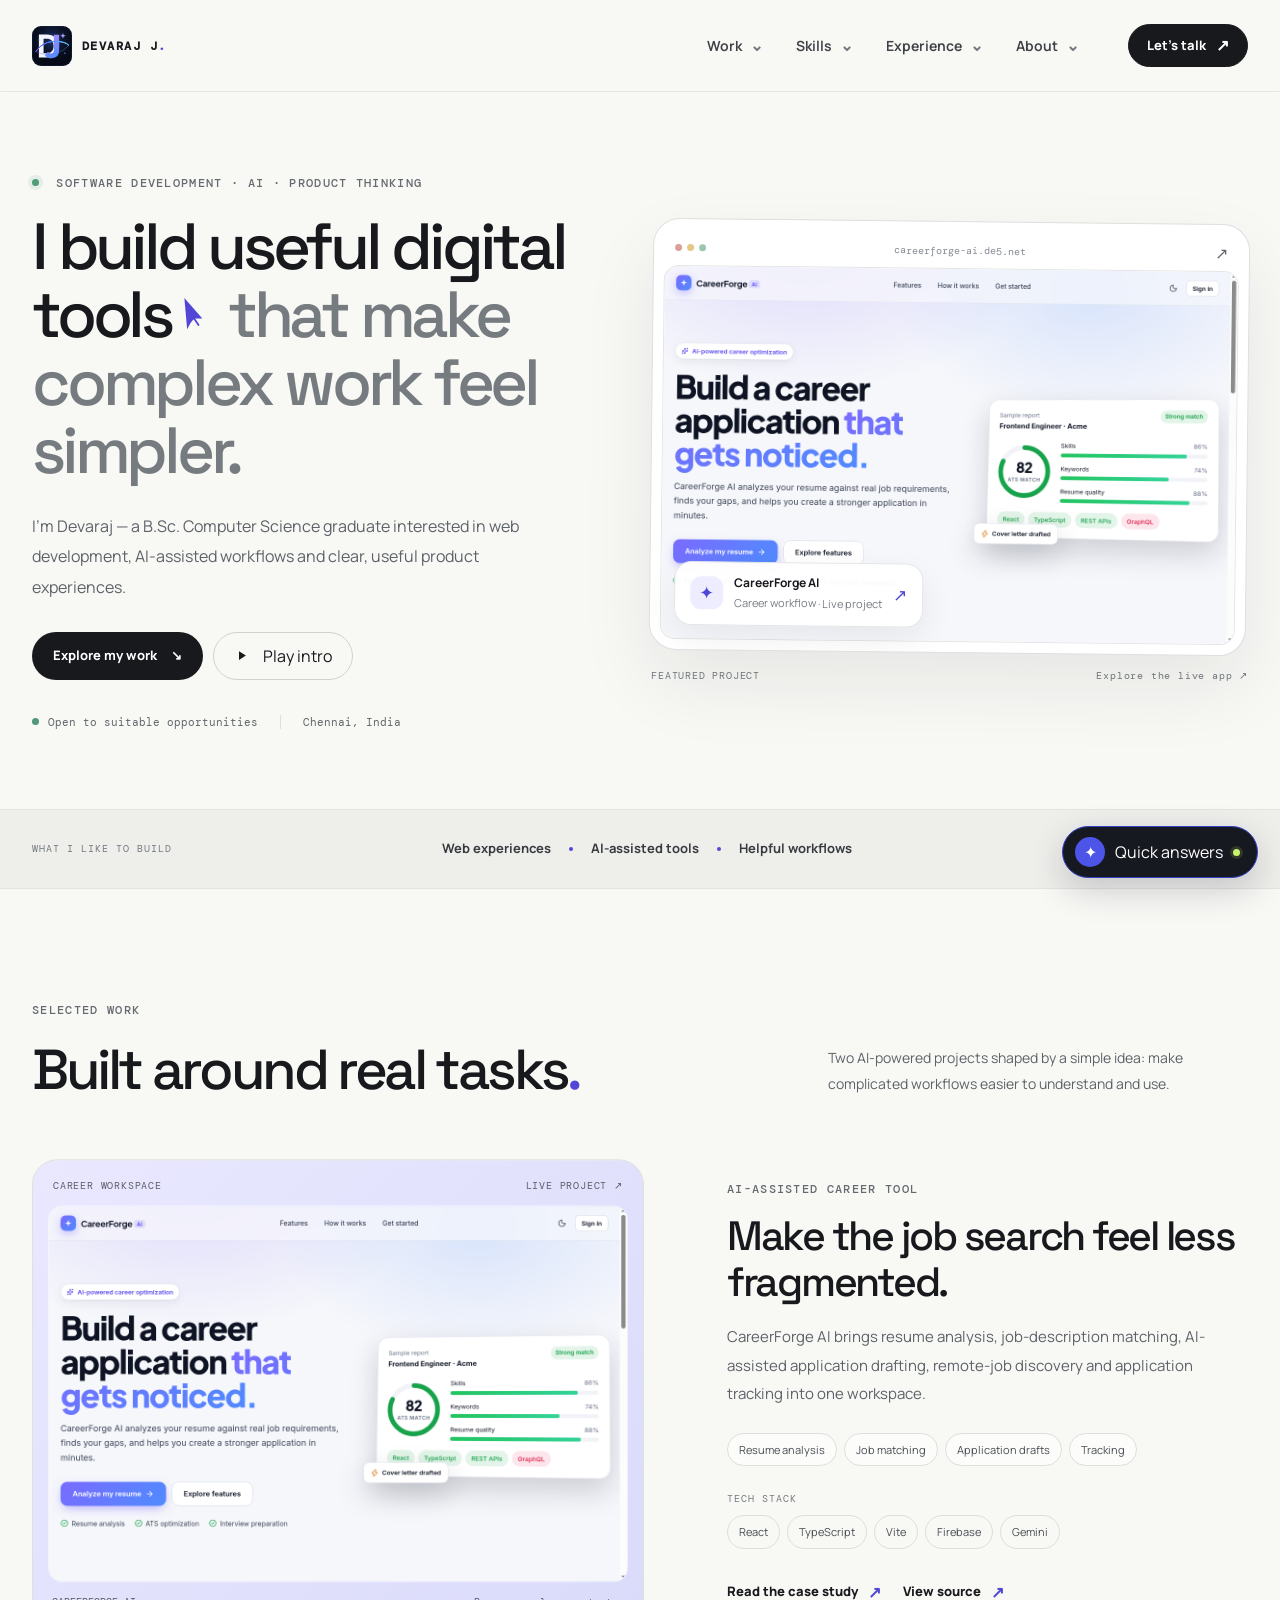
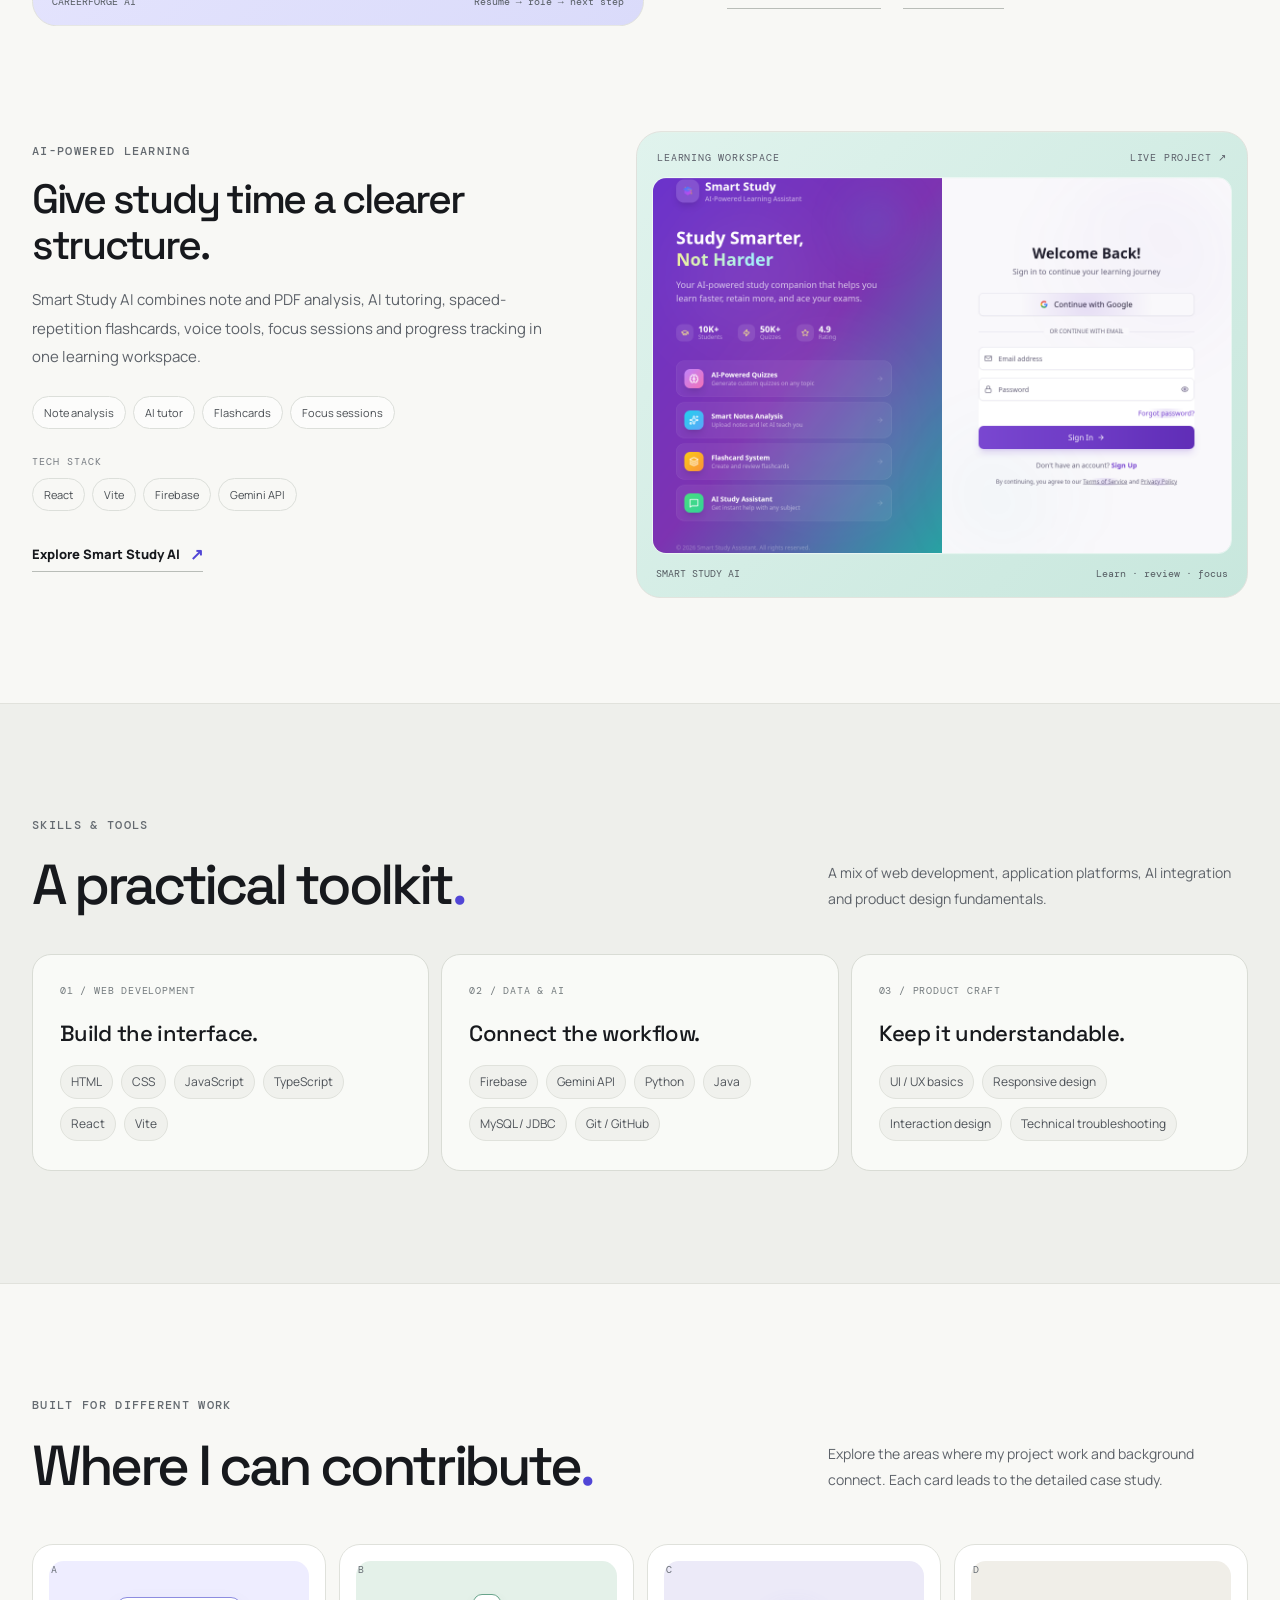
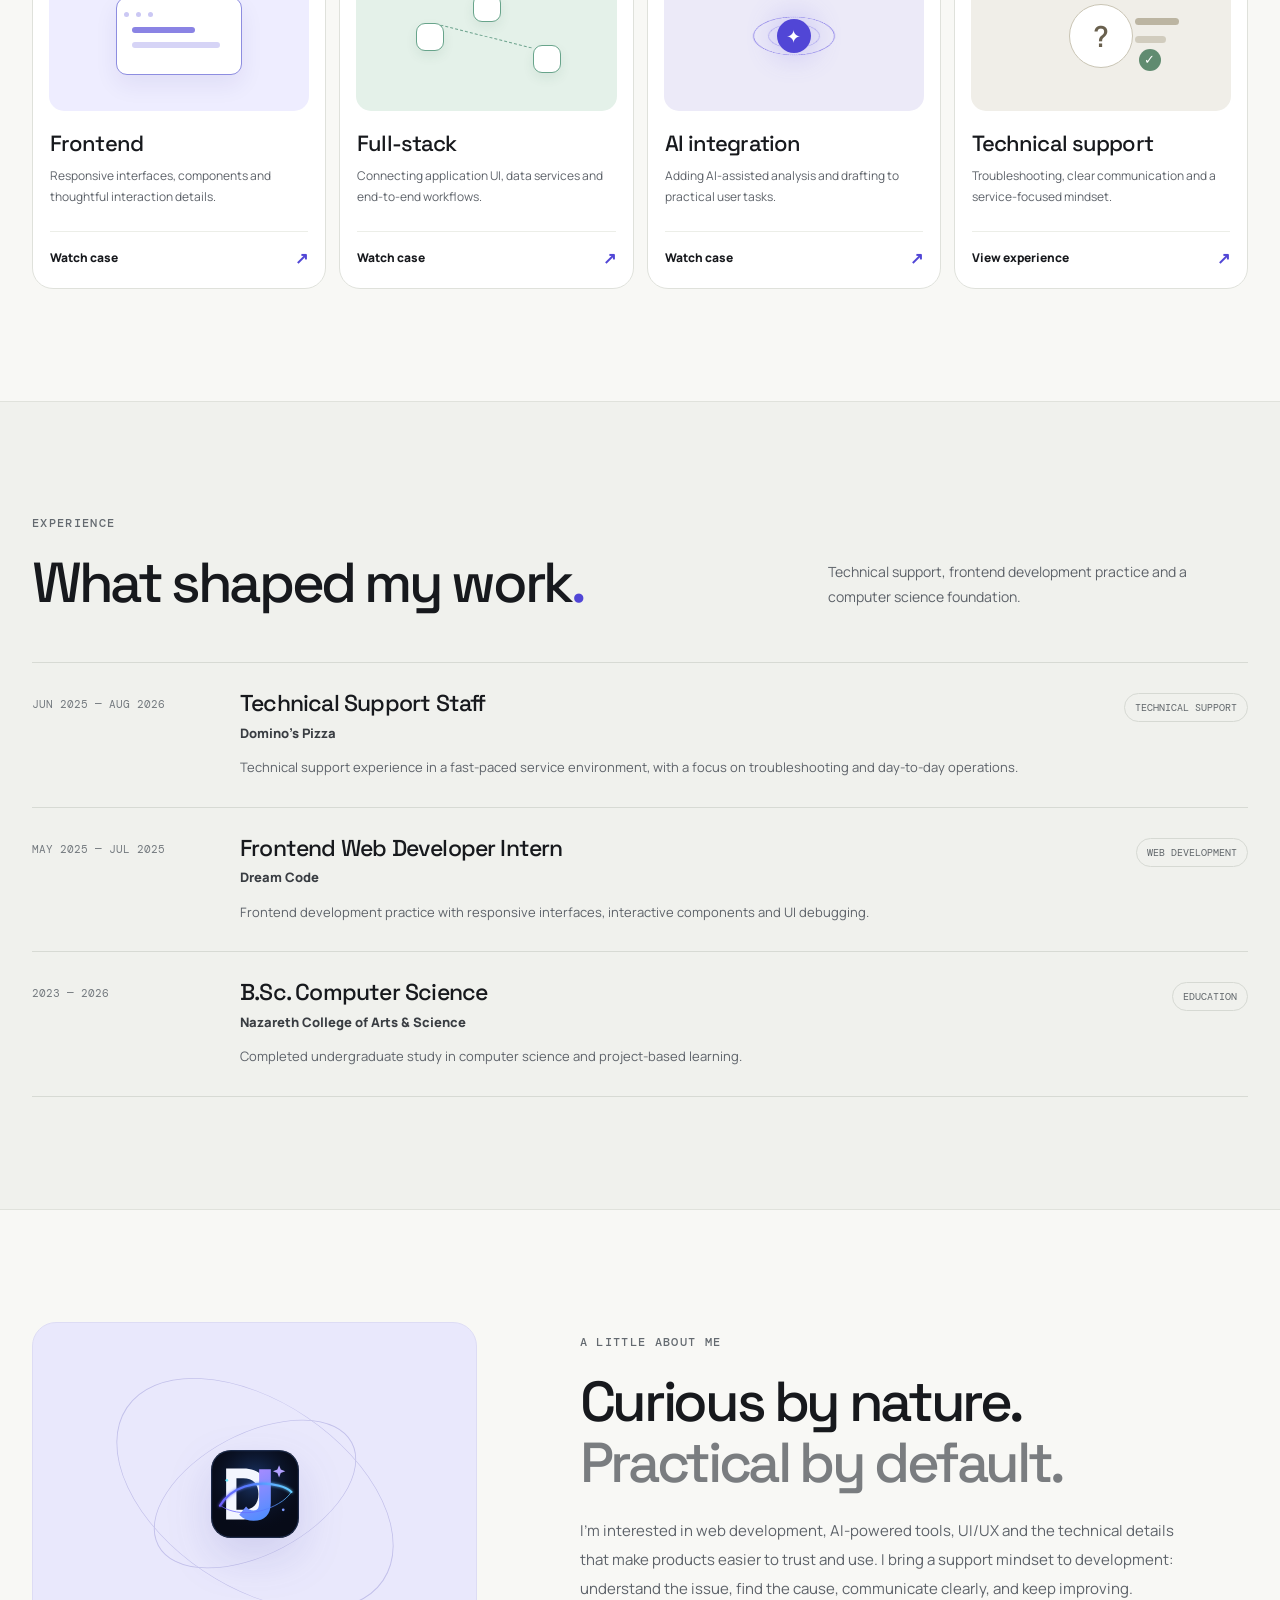
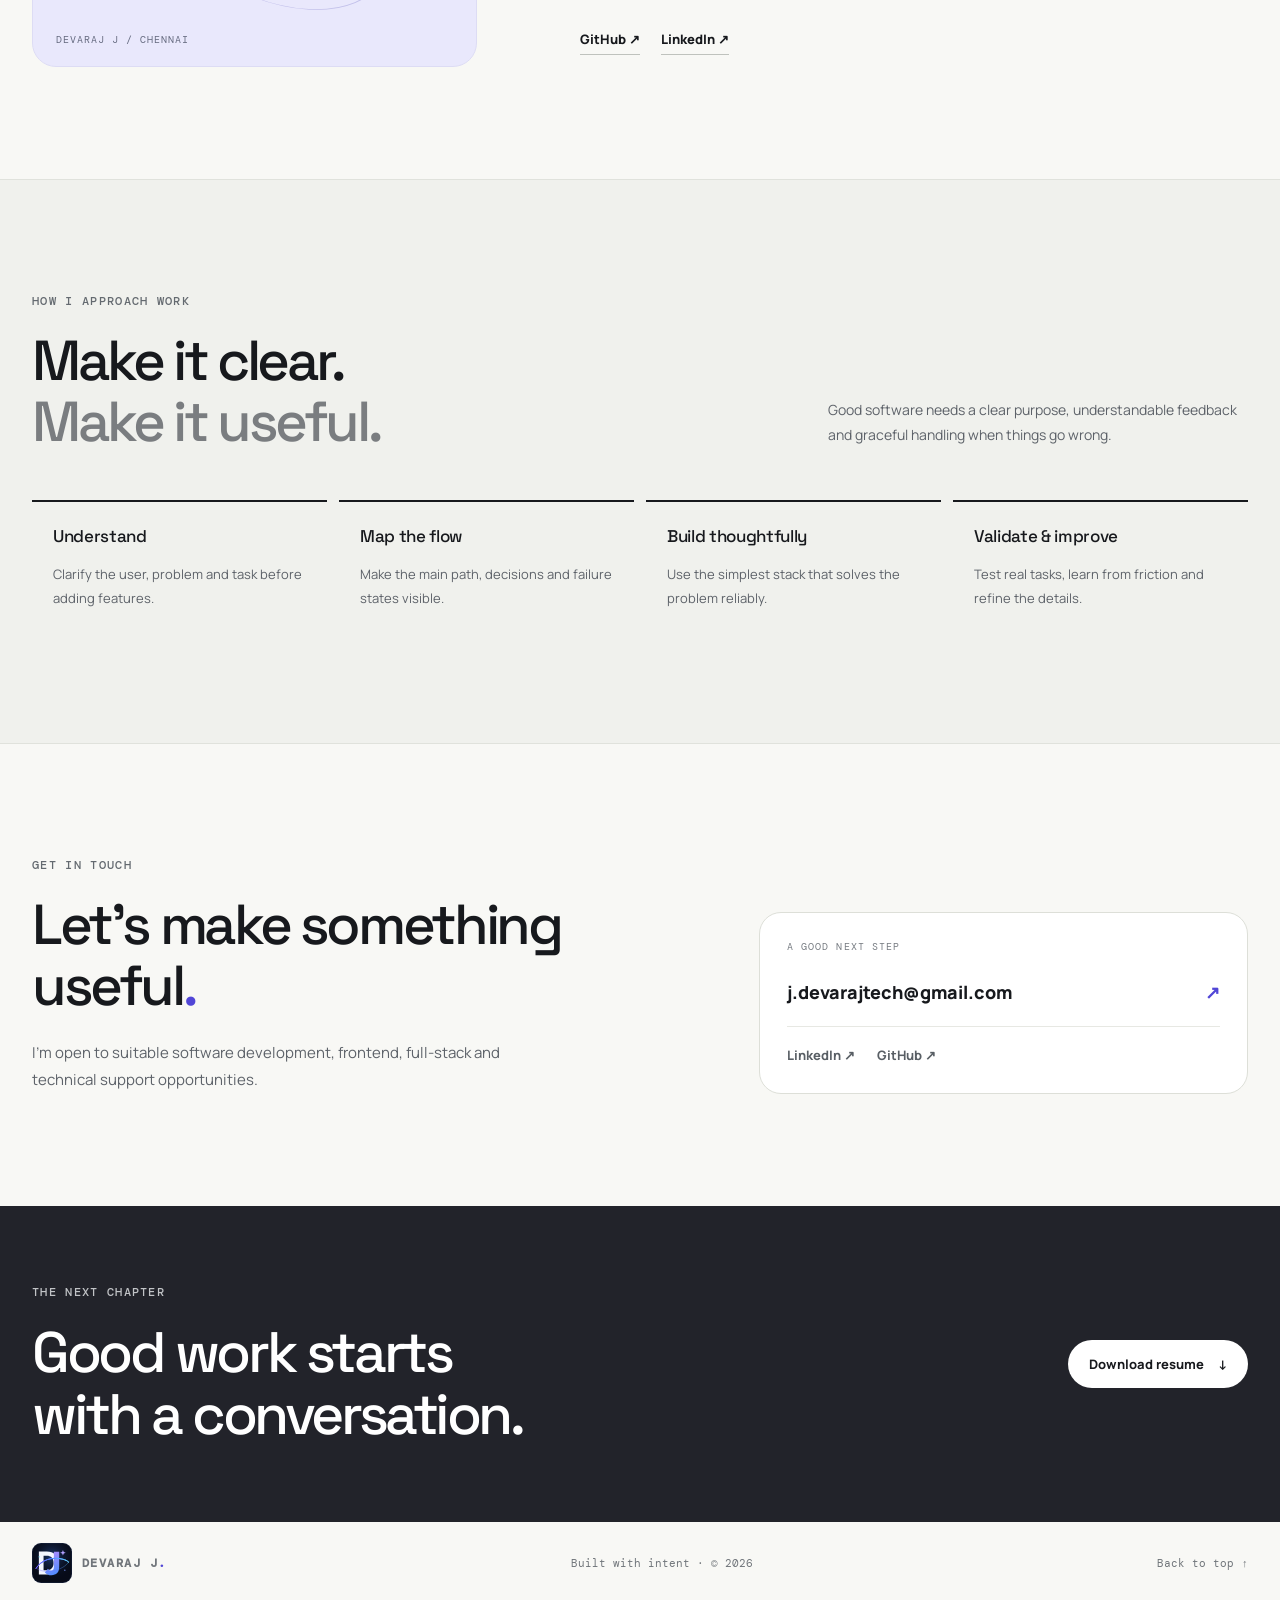
<file: index.html>
<!doctype html>
<html lang="en">
<head>
  <meta charset="utf-8">
  <meta name="viewport" content="width=device-width, initial-scale=1">
  <meta name="theme-color" content="#f8f8f5">
  <title>Devaraj J — Developer & AI Product Builder</title>
  <meta name="description" content="Devaraj J builds practical web experiences and AI-assisted tools. Explore CareerForge AI, Smart Study AI, technical skills and experience.">
  <meta name="robots" content="index,follow">
  <link rel="canonical" href="https://devauchiha001.github.io/Devaportfolio/">
  <meta property="og:type" content="website">
  <meta property="og:title" content="Devaraj J — Developer & AI Product Builder">
  <meta property="og:description" content="Web development, AI integration and thoughtful digital experiences by Devaraj J.">
  <meta property="og:url" content="https://devauchiha001.github.io/Devaportfolio/">
  <meta property="og:image" content="https://devauchiha001.github.io/Devaportfolio/assets/portfolio-social-preview.png">
  <meta property="og:image:width" content="1200">
  <meta property="og:image:height" content="630">
  <meta property="og:image:alt" content="Dark navy and violet portfolio preview for Devaraj J, software developer and AI product builder.">
  <meta name="twitter:card" content="summary_large_image">
  <meta name="twitter:image" content="https://devauchiha001.github.io/Devaportfolio/assets/portfolio-social-preview.png">
  <meta name="twitter:image:alt" content="Dark navy and violet portfolio preview for Devaraj J, software developer and AI product builder.">
  <link rel="icon" href="logo.svg">
  <link rel="preconnect" href="https://fonts.googleapis.com">
  <link rel="preconnect" href="https://fonts.gstatic.com" crossorigin>
  <link href="https://fonts.googleapis.com/css2?family=DM+Mono:wght@400;500&family=Manrope:wght@400;500;600;700;800&family=Space+Grotesk:wght@400;500;600;700&display=swap" rel="stylesheet">
  <link rel="stylesheet" href="reference-inspired.css?v=20261027-2">
  <link rel="stylesheet" href="ai-assistant.css?v=20261027-1">
  <script type="application/ld+json">
  {
    "@context":"https://schema.org",
    "@type":"Person",
    "name":"Devaraj J",
    "jobTitle":"Software Developer",
    "url":"https://devauchiha001.github.io/Devaportfolio/",
    "sameAs":["https://github.com/devauchiha001","https://www.linkedin.com/in/devaraj-j-5021363a8"],
    "knowsAbout":["Software development","React","TypeScript","Firebase","AI integration","UI/UX"]
  }
  </script>
</head>
<body class="redesign-home">
  <a class="skip-link" href="#main">Skip to content</a>
  <header class="site-header" id="top">
    <a class="wordmark" href="#top" aria-label="Devaraj J home">
      <span class="wordmark-mark"><img src="logo.svg" alt="" width="38" height="38"></span>
      <span class="wordmark-name">DEVARAJ J<span class="wordmark-dot">.</span></span>
    </a>
    <button class="menu-toggle" type="button" aria-label="Open navigation" aria-expanded="false" aria-controls="primary-nav">
      <span></span><span></span>
    </button>
    <nav class="primary-nav" id="primary-nav" aria-label="Main navigation">
      <details class="nav-group">
        <summary>Work <span aria-hidden="true">⌄</span></summary>
        <div class="nav-dropdown"><a href="#work">Selected projects <small>CareerForge AI and Smart Study AI</small></a><a href="case-study.html">Case study <small>CareerForge AI in detail</small></a></div>
      </details>
      <details class="nav-group">
        <summary>Skills <span aria-hidden="true">⌄</span></summary>
        <div class="nav-dropdown"><a href="#skills">Development <small>Frontend and full-stack tools</small></a><a href="#skills">AI integration <small>Gemini and application workflows</small></a></div>
      </details>
      <details class="nav-group">
        <summary>Experience <span aria-hidden="true">⌄</span></summary>
        <div class="nav-dropdown"><a href="#experience">Work history <small>Technical support and web development</small></a><a href="#experience">Education <small>B.Sc. Computer Science</small></a></div>
      </details>
      <details class="nav-group">
        <summary>About <span aria-hidden="true">⌄</span></summary>
        <div class="nav-dropdown"><a href="#about">A little about me <small>What I care about in product work</small></a><a href="#approach">My approach <small>Understand, build, improve</small></a></div>
      </details>
    </nav>
    <a class="header-contact" href="#contact">Let's talk <span aria-hidden="true">↗</span></a>
  </header>

  <main id="main">
    <section class="hero-section page-wrap" aria-labelledby="hero-title">
      <div class="hero-copy reveal">
        <p class="eyebrow"><span class="eyebrow-dot"></span> SOFTWARE DEVELOPMENT · AI · PRODUCT THINKING</p>
        <h1 id="hero-title">I build useful digital tools<span class="heading-cursor" aria-hidden="true"><svg viewBox="0 0 44 54"><path d="M7 4 36 29l-13 2-6 16L7 4Z" fill="currentColor"/><path d="m17 40 7-10 8 9" fill="none" stroke="currentColor" stroke-width="2.5" stroke-linecap="round"/></svg></span><span class="hero-title-muted"> that make complex work feel simpler.</span></h1>
        <p class="hero-summary">I'm Devaraj — a B.Sc. Computer Science graduate interested in web development, AI-assisted workflows and clear, useful product experiences.</p>
        <div class="hero-actions">
          <a class="button button-dark" href="#work">Explore my work <span aria-hidden="true">↘</span></a>
          <button class="button button-outline" type="button" data-demo-trigger data-cursor="Play intro"><svg viewBox="0 0 24 24" aria-hidden="true"><path d="m8 5 11 7-11 7V5Z" fill="currentColor"/></svg> Play intro</button>
        </div>
        <div class="hero-meta"><span><i></i> Open to suitable opportunities</span><span>Chennai, India</span></div>
      </div>
      <a class="hero-preview project-preview-link reveal" href="https://careerforge-ai.de5.net/" target="_blank" rel="noopener noreferrer" data-cursor="View project" aria-label="Open CareerForge AI live application in a new tab">
        <div class="preview-frame preview-career">
          <div class="preview-browserbar"><span class="browser-dots"><i></i><i></i><i></i></span><span>careerforge-ai.de5.net</span><span class="preview-window-icon">↗</span></div>
          <img src="assets/careerforge-live-screenshot.png" alt="Screenshot of the live CareerForge AI landing page, showing its resume analysis and job-matching product" width="1200" height="780" fetchpriority="high">
          <div class="preview-pill"><span class="preview-spark">✦</span><span><b>CareerForge AI</b><small>Career workflow · Live project</small></span><span class="pill-arrow">↗</span></div>
        </div>
        <span class="preview-caption"><span>FEATURED PROJECT</span><span>Explore the live app ↗</span></span>
      </a>
    </section>

    <section class="intro-strip" aria-label="Portfolio focus">
      <div class="page-wrap intro-strip-inner"><span>WHAT I LIKE TO BUILD</span><div><b>Web experiences</b><i></i><b>AI-assisted tools</b><i></i><b>Helpful workflows</b></div><span class="strip-coordinate">13°05′ N · CHENNAI</span></div>
    </section>

    <section class="work-section page-wrap section-space" id="work" aria-labelledby="work-title">
      <div class="section-heading reveal"><div><p class="eyebrow">SELECTED WORK</p><h2 id="work-title">Built around real tasks<span class="heading-period">.</span></h2></div><p class="section-intro">Two AI-powered projects shaped by a simple idea: make complicated workflows easier to understand and use.</p></div>

      <article class="project-feature project-feature-career reveal">
        <a class="project-art project-art-career" href="https://careerforge-ai.de5.net/" target="_blank" rel="noopener noreferrer" data-cursor="View project" aria-label="Open CareerForge AI live project in a new tab">
          <div class="project-art-label"><span>CAREER WORKSPACE</span><span>LIVE PROJECT ↗</span></div>
          <img src="assets/careerforge-live-screenshot.png" alt="Screenshot of the deployed CareerForge AI landing page" width="1200" height="780" loading="lazy">
          <span class="art-footer"><span>CAREERFORGE AI</span><span>Resume → role → next step</span></span>
        </a>
        <div class="project-description">
          <p class="eyebrow">AI-ASSISTED CAREER TOOL</p>
          <h3>Make the job search feel less fragmented.</h3>
          <p>CareerForge AI brings resume analysis, job-description matching, AI-assisted application drafting, remote-job discovery and application tracking into one workspace.</p>
          <div class="project-capabilities"><span>Resume analysis</span><span>Job matching</span><span>Application drafts</span><span>Tracking</span></div>
          <p class="project-stack-label">TECH STACK</p><div class="stack-list"><span>React</span><span>TypeScript</span><span>Vite</span><span>Firebase</span><span>Gemini</span></div>
          <div class="project-links"><a class="text-link" href="case-study.html" data-cursor="Watch case">Read the case study <span aria-hidden="true">↗</span></a><a class="text-link text-link-soft" href="https://github.com/devauchiha001/careerforge-ai-main" target="_blank" rel="noopener noreferrer">View source <span aria-hidden="true">↗</span></a></div>
          <!-- TODO: Add verified project outcomes only when you can support them with evidence; do not invent metrics. -->
        </div>
      </article>

      <article class="project-feature project-feature-study reveal">
        <a class="project-art project-art-study" href="https://smartstudyapp-ca670.web.app/" target="_blank" rel="noopener noreferrer" data-cursor="View project" aria-label="Open Smart Study AI live project in a new tab">
          <div class="project-art-label"><span>LEARNING WORKSPACE</span><span>LIVE PROJECT ↗</span></div>
          <img src="assets/smart-study-live-screenshot.png" alt="Screenshot of the live Smart Study AI landing page and study-assistant interface" width="1200" height="780" loading="lazy">
          <span class="art-footer"><span>SMART STUDY AI</span><span>Learn · review · focus</span></span>
        </a>
        <div class="project-description">
          <p class="eyebrow">AI-POWERED LEARNING</p>
          <h3>Give study time a clearer structure.</h3>
          <p>Smart Study AI combines note and PDF analysis, AI tutoring, spaced-repetition flashcards, voice tools, focus sessions and progress tracking in one learning workspace.</p>
          <div class="project-capabilities"><span>Note analysis</span><span>AI tutor</span><span>Flashcards</span><span>Focus sessions</span></div>
          <p class="project-stack-label">TECH STACK</p><div class="stack-list"><span>React</span><span>Vite</span><span>Firebase</span><span>Gemini API</span></div>
          <div class="project-links"><a class="text-link" href="https://smartstudyapp-ca670.web.app/" target="_blank" rel="noopener noreferrer" data-cursor="View project">Explore Smart Study AI <span aria-hidden="true">↗</span></a></div>
          <!-- TODO: Add verified learner or project outcomes only when evidence is available. -->
        </div>
      </article>
    </section>

    <section class="skills-section section-space" id="skills" aria-labelledby="skills-title">
      <div class="page-wrap">
        <div class="section-heading reveal"><div><p class="eyebrow">SKILLS & TOOLS</p><h2 id="skills-title">A practical toolkit<span class="heading-period">.</span></h2></div><p class="section-intro">A mix of web development, application platforms, AI integration and product design fundamentals.</p></div>
        <div class="skill-grid reveal">
          <div class="skill-group"><p>01 / WEB DEVELOPMENT</p><h3>Build the interface.</h3><div class="skill-pills"><span>HTML</span><span>CSS</span><span>JavaScript</span><span>TypeScript</span><span>React</span><span>Vite</span></div></div>
          <div class="skill-group"><p>02 / DATA & AI</p><h3>Connect the workflow.</h3><div class="skill-pills"><span>Firebase</span><span>Gemini API</span><span>Python</span><span>Java</span><span>MySQL / JDBC</span><span>Git / GitHub</span></div></div>
          <div class="skill-group"><p>03 / PRODUCT CRAFT</p><h3>Keep it understandable.</h3><div class="skill-pills"><span>UI / UX basics</span><span>Responsive design</span><span>Interaction design</span><span>Technical troubleshooting</span></div></div>
        </div>
      </div>
    </section>

    <section class="roles-section section-space page-wrap" id="roles" aria-labelledby="roles-title">
      <div class="section-heading reveal"><div><p class="eyebrow">BUILT FOR DIFFERENT WORK</p><h2 id="roles-title">Where I can contribute<span class="heading-period">.</span></h2></div><p class="section-intro">Explore the areas where my project work and background connect. Each card leads to the detailed case study.</p></div>
      <div class="role-grid">
        <a class="role-card role-frontend reveal" href="case-study.html" data-cursor="Watch case"><span class="role-index">A</span><div class="role-art" aria-hidden="true"><span class="role-window"><i></i><i></i><i></i><b></b><em></em></span></div><h3>Frontend</h3><p>Responsive interfaces, components and thoughtful interaction details.</p><span class="role-link">Watch case <b aria-hidden="true">↗</b></span></a>
        <a class="role-card role-fullstack reveal" href="case-study.html" data-cursor="Watch case"><span class="role-index">B</span><div class="role-art" aria-hidden="true"><span class="flow-node node-one"></span><span class="flow-line"></span><span class="flow-node node-two"></span><span class="flow-node node-three"></span></div><h3>Full-stack</h3><p>Connecting application UI, data services and end-to-end workflows.</p><span class="role-link">Watch case <b aria-hidden="true">↗</b></span></a>
        <a class="role-card role-ai reveal" href="case-study.html" data-cursor="Watch case"><span class="role-index">C</span><div class="role-art" aria-hidden="true"><span class="ai-orbit"></span><span class="ai-orbit ai-orbit-small"></span><span class="ai-core">✦</span></div><h3>AI integration</h3><p>Adding AI-assisted analysis and drafting to practical user tasks.</p><span class="role-link">Watch case <b aria-hidden="true">↗</b></span></a>
        <a class="role-card role-support reveal" href="#experience" data-cursor="View experience"><span class="role-index">D</span><div class="role-art" aria-hidden="true"><span class="support-circle">?</span><span class="support-line line-one"></span><span class="support-line line-two"></span><span class="support-check">✓</span></div><h3>Technical support</h3><p>Troubleshooting, clear communication and a service-focused mindset.</p><span class="role-link">View experience <b aria-hidden="true">↗</b></span></a>
      </div>
    </section>

    <section class="experience-section section-space" id="experience" aria-labelledby="experience-title">
      <div class="page-wrap">
        <div class="section-heading reveal"><div><p class="eyebrow">EXPERIENCE</p><h2 id="experience-title">What shaped my work<span class="heading-period">.</span></h2></div><p class="section-intro">Technical support, frontend development practice and a computer science foundation.</p></div>
        <div class="experience-list">
          <article class="experience-row reveal"><time datetime="2025-06">JUN 2025 — AUG 2026</time><div><h3>Technical Support Staff</h3><p class="experience-org">Domino's Pizza</p><p>Technical support experience in a fast-paced service environment, with a focus on troubleshooting and day-to-day operations.</p><!-- TODO: Replace with a concrete, verifiable achievement from the Domino's role. --></div><span class="experience-tag">TECHNICAL SUPPORT</span></article>
          <article class="experience-row reveal"><time datetime="2025-05">MAY 2025 — JUL 2025</time><div><h3>Frontend Web Developer Intern</h3><p class="experience-org">Dream Code</p><p>Frontend development practice with responsive interfaces, interactive components and UI debugging.</p><!-- TODO: Replace with a concrete, verifiable achievement from the Dream Code internship. --></div><span class="experience-tag">WEB DEVELOPMENT</span></article>
          <article class="experience-row reveal"><time datetime="2023">2023 — 2026</time><div><h3>B.Sc. Computer Science</h3><p class="experience-org">Nazareth College of Arts &amp; Science</p><p>Completed undergraduate study in computer science and project-based learning.</p></div><span class="experience-tag">EDUCATION</span></article>
        </div>
      </div>
    </section>

    <section class="about-section section-space page-wrap" id="about" aria-labelledby="about-title">
      <div class="about-layout reveal">
        <div class="about-mark-panel"><img src="logo.svg" alt="" width="88" height="88"><span>DEVARAJ J / CHENNAI</span><div class="about-orbit about-orbit-one"></div><div class="about-orbit about-orbit-two"></div></div>
        <div class="about-copy"><p class="eyebrow">A LITTLE ABOUT ME</p><h2 id="about-title">Curious by nature.<br><span>Practical by default.</span></h2><p>I'm interested in web development, AI-powered tools, UI/UX and the technical details that make products easier to trust and use. I bring a support mindset to development: understand the issue, find the cause, communicate clearly, and keep improving.</p><div class="about-links"><a href="https://github.com/devauchiha001" target="_blank" rel="noopener noreferrer">GitHub ↗</a><a href="https://www.linkedin.com/in/devaraj-j-5021363a8" target="_blank" rel="noopener noreferrer">LinkedIn ↗</a></div></div>
      </div>
    </section>

    <section class="approach-section section-space" id="approach" aria-labelledby="approach-title">
      <div class="page-wrap"><div class="section-heading reveal"><div><p class="eyebrow">HOW I APPROACH WORK</p><h2 id="approach-title">Make it clear.<br><span>Make it useful.</span></h2></div><p class="section-intro">Good software needs a clear purpose, understandable feedback and graceful handling when things go wrong.</p></div>
        <div class="approach-steps"><article class="approach-step reveal"><span>Understand</span><p>Clarify the user, problem and task before adding features.</p></article><article class="approach-step reveal"><span>Map the flow</span><p>Make the main path, decisions and failure states visible.</p></article><article class="approach-step reveal"><span>Build thoughtfully</span><p>Use the simplest stack that solves the problem reliably.</p></article><article class="approach-step reveal"><span>Validate & improve</span><p>Test real tasks, learn from friction and refine the details.</p></article></div>
      </div>
    </section>

    <section class="contact-section section-space" id="contact" aria-labelledby="contact-title">
      <div class="page-wrap contact-layout reveal"><div><p class="eyebrow">GET IN TOUCH</p><h2 id="contact-title">Let's make something<br>useful<span class="heading-period">.</span></h2><p>I'm open to suitable software development, frontend, full-stack and technical support opportunities.</p></div><div class="contact-card"><span class="contact-card-label">A GOOD NEXT STEP</span><a class="contact-email" href="mailto:j.devarajtech@gmail.com">j.devarajtech@gmail.com <span aria-hidden="true">↗</span></a><div class="contact-links"><a href="https://www.linkedin.com/in/devaraj-j-5021363a8" target="_blank" rel="noopener noreferrer">LinkedIn ↗</a><a href="https://github.com/devauchiha001" target="_blank" rel="noopener noreferrer">GitHub ↗</a></div></div></div>
    </section>

    <section class="closing-section" aria-labelledby="closing-title">
      <div class="page-wrap closing-inner reveal"><div><p class="eyebrow">THE NEXT CHAPTER</p><h2 id="closing-title">Good work starts<br>with a conversation.</h2></div><a class="button button-light" href="assets/Devaraj-J-Resume.pdf" download data-cursor="Download resume">Download resume <span aria-hidden="true">↓</span></a><!-- TODO: Add your real PDF at assets/Devaraj-J-Resume.pdf. No placeholder PDF is included. --></div>
    </section>
  </main>
  <footer class="site-footer"><a class="wordmark" href="#top"><span class="wordmark-mark"><img src="logo.svg" alt="" width="34" height="34"></span><span class="wordmark-name">DEVARAJ J<span class="wordmark-dot">.</span></span></a><span>Built with intent · © <span id="year">2026</span></span><a class="back-top" href="#top">Back to top ↑</a></footer>

  <dialog class="intro-dialog" id="demo-dialog" aria-labelledby="demo-title">
    <div class="demo-dialog-head"><div><p class="eyebrow">A QUICK LOOK</p><h2 id="demo-title">CareerForge AI in a few steps</h2></div><button class="demo-close" type="button" data-demo-close aria-label="Close intro preview">×</button></div>
    <p class="demo-intro-copy">An animated UI preview of the published project's documented workflow. This is a lightweight placeholder, not a recorded video.</p>
    <div class="demo-stage" aria-label="Animated preview of resume review, job matching, application drafting and tracking">
      <div class="demo-stage-top"><span class="browser-dots"><i></i><i></i><i></i></span><span>CAREER WORKSPACE / PREVIEW</span><span class="demo-live-dot">DEMO</span></div>
      <div class="demo-timeline"><span class="demo-timeline-progress"></span><div class="demo-step step-one"><span>01</span><b>Review resume</b><small>Skills and experience signals</small></div><div class="demo-step step-two"><span>02</span><b>Match a role</b><small>Compare with the job description</small></div><div class="demo-step step-three"><span>03</span><b>Prepare application</b><small>Draft and organize next steps</small></div><div class="demo-step step-four"><span>04</span><b>Track progress</b><small>Keep applications in one place</small></div></div>
    </div>
    <div class="demo-dialog-footer"><a class="button button-dark" href="https://careerforge-ai.de5.net/" target="_blank" rel="noopener noreferrer">Open the live project ↗</a><span>Replace this preview with your own video when available.</span></div>
  </dialog>

  <div class="deva-ai-widget" id="deva-ai-widget">
    <aside class="deva-ai-panel" id="deva-ai-panel" role="dialog" aria-modal="false" aria-labelledby="deva-ai-title" aria-describedby="deva-ai-status" hidden>
      <div class="deva-ai-panel-head"><div class="deva-ai-avatar" aria-hidden="true"><svg viewBox="0 0 24 24" fill="none"><path d="M12 2.7 13.9 8l5.4 1.9-5.4 1.9-1.9 5.4-1.9-5.4-5.4-1.9L10.1 8 12 2.7Z" fill="currentColor"/></svg></div><div class="deva-ai-heading"><strong id="deva-ai-title">Quick answers</strong><span>Curated portfolio info</span></div><span class="deva-ai-online"><i></i> Pre-written</span><button class="deva-ai-close" id="deva-ai-close" type="button" aria-label="Close quick answers panel">×</button></div>
      <p class="deva-ai-status" id="deva-ai-status">Curated answers from published portfolio facts; no live AI model is connected.</p>
      <div class="deva-ai-messages" id="deva-ai-messages" role="log" aria-live="polite" aria-relevant="additions text"><div class="deva-ai-message deva-ai-message-assistant"><div class="deva-ai-message-label">QUICK ANSWERS</div><div class="deva-ai-bubble">Ask about Devaraj's projects, skills, experience or contact links. Replies are pre-written from this portfolio, not generated by a live model.</div></div></div>
      <div class="deva-ai-suggestions" id="deva-ai-suggestions" aria-label="Suggested portfolio questions"><button type="button" data-question="Tell me about CareerForge AI">CareerForge AI</button><button type="button" data-question="Summarize Devaraj's skills">Technical skills</button><button type="button" data-question="Tell me about Smart Study AI">Smart Study AI</button></div>
      <form class="deva-ai-form" id="deva-ai-form"><label for="deva-ai-input">Ask a portfolio question</label><div><input id="deva-ai-input" type="text" autocomplete="off" placeholder="Ask about a project…" required><button type="submit">Ask</button></div></form>
    </aside>
    <button class="deva-ai-launcher" id="deva-ai-launcher" type="button" aria-controls="deva-ai-panel" aria-expanded="false"><span class="deva-ai-launcher-icon" aria-hidden="true">✦</span><span>Quick answers</span><i class="deva-ai-launcher-dot" aria-hidden="true"></i></button>
  </div>
  <script src="ai-assistant.js?v=20261027-1" defer></script>
  <script src="reference-inspired.js?v=20261027-2" defer></script>
</body>
</html>
</file>
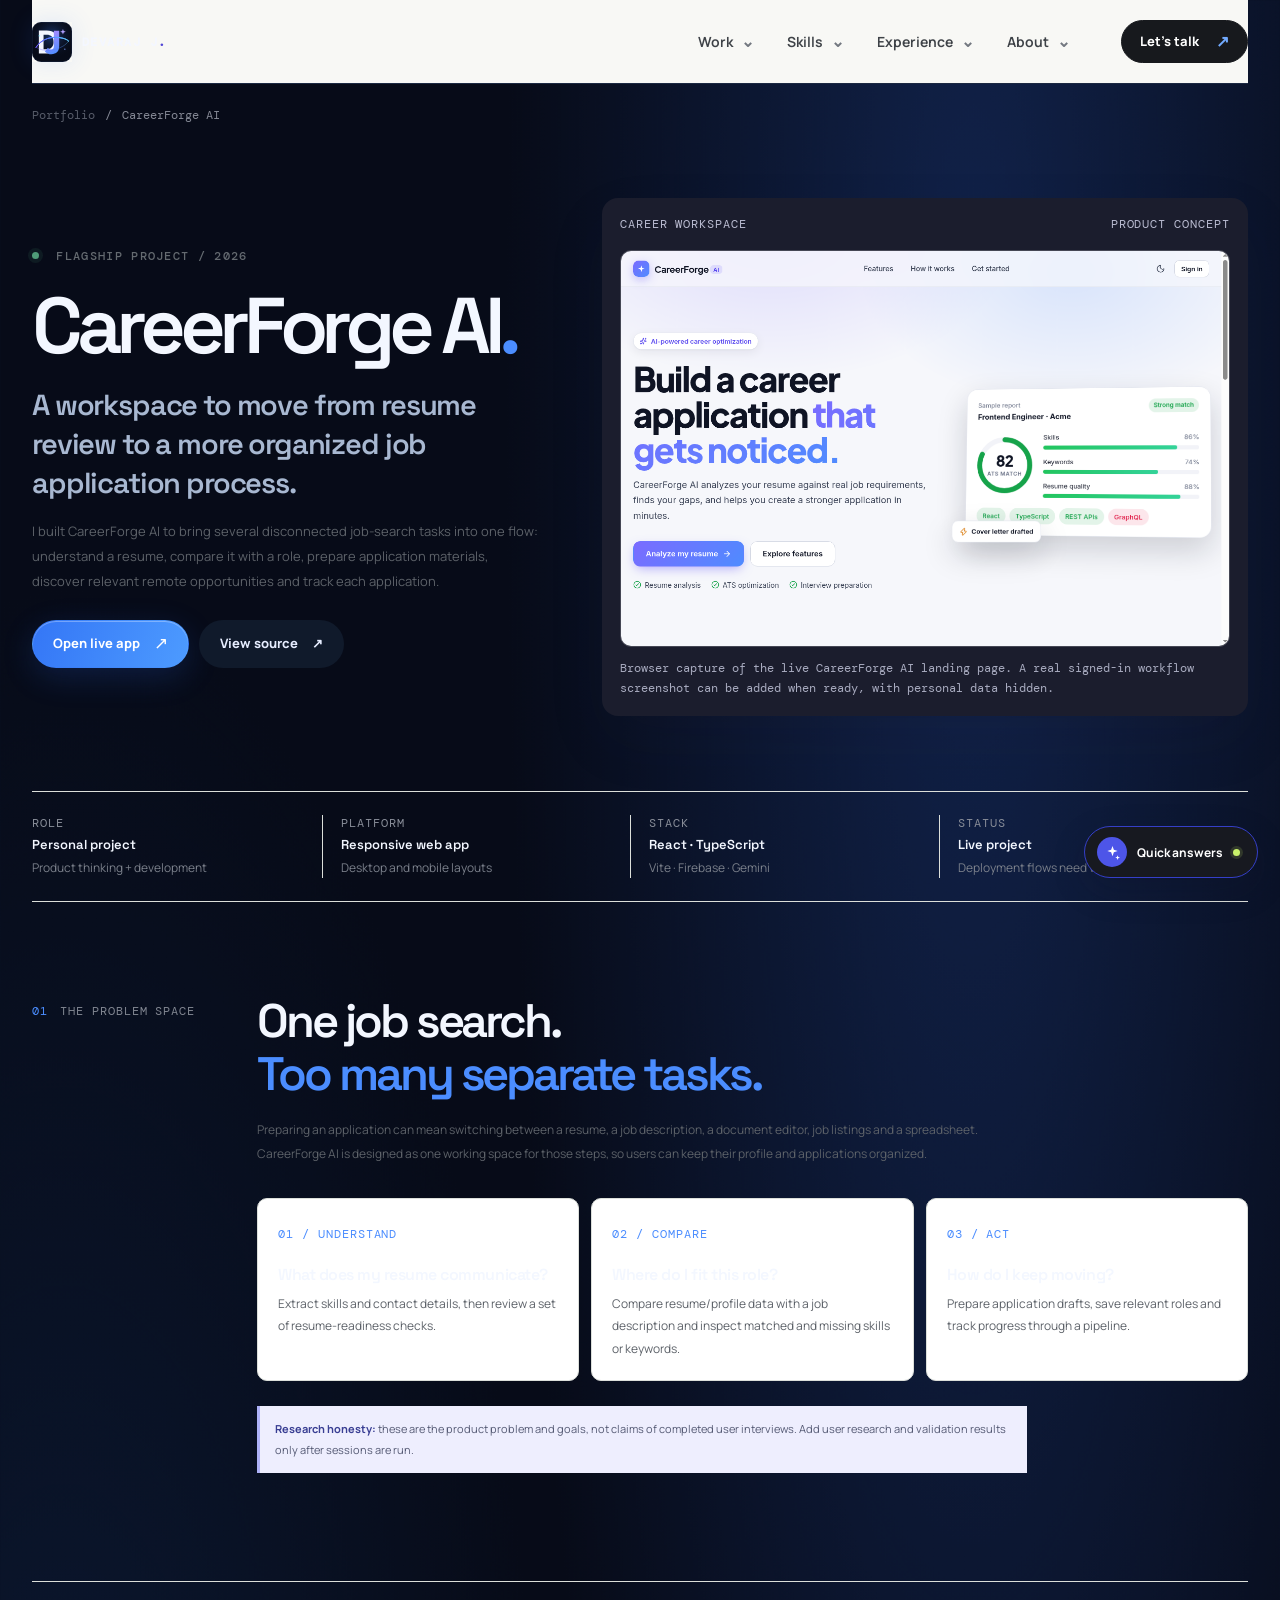
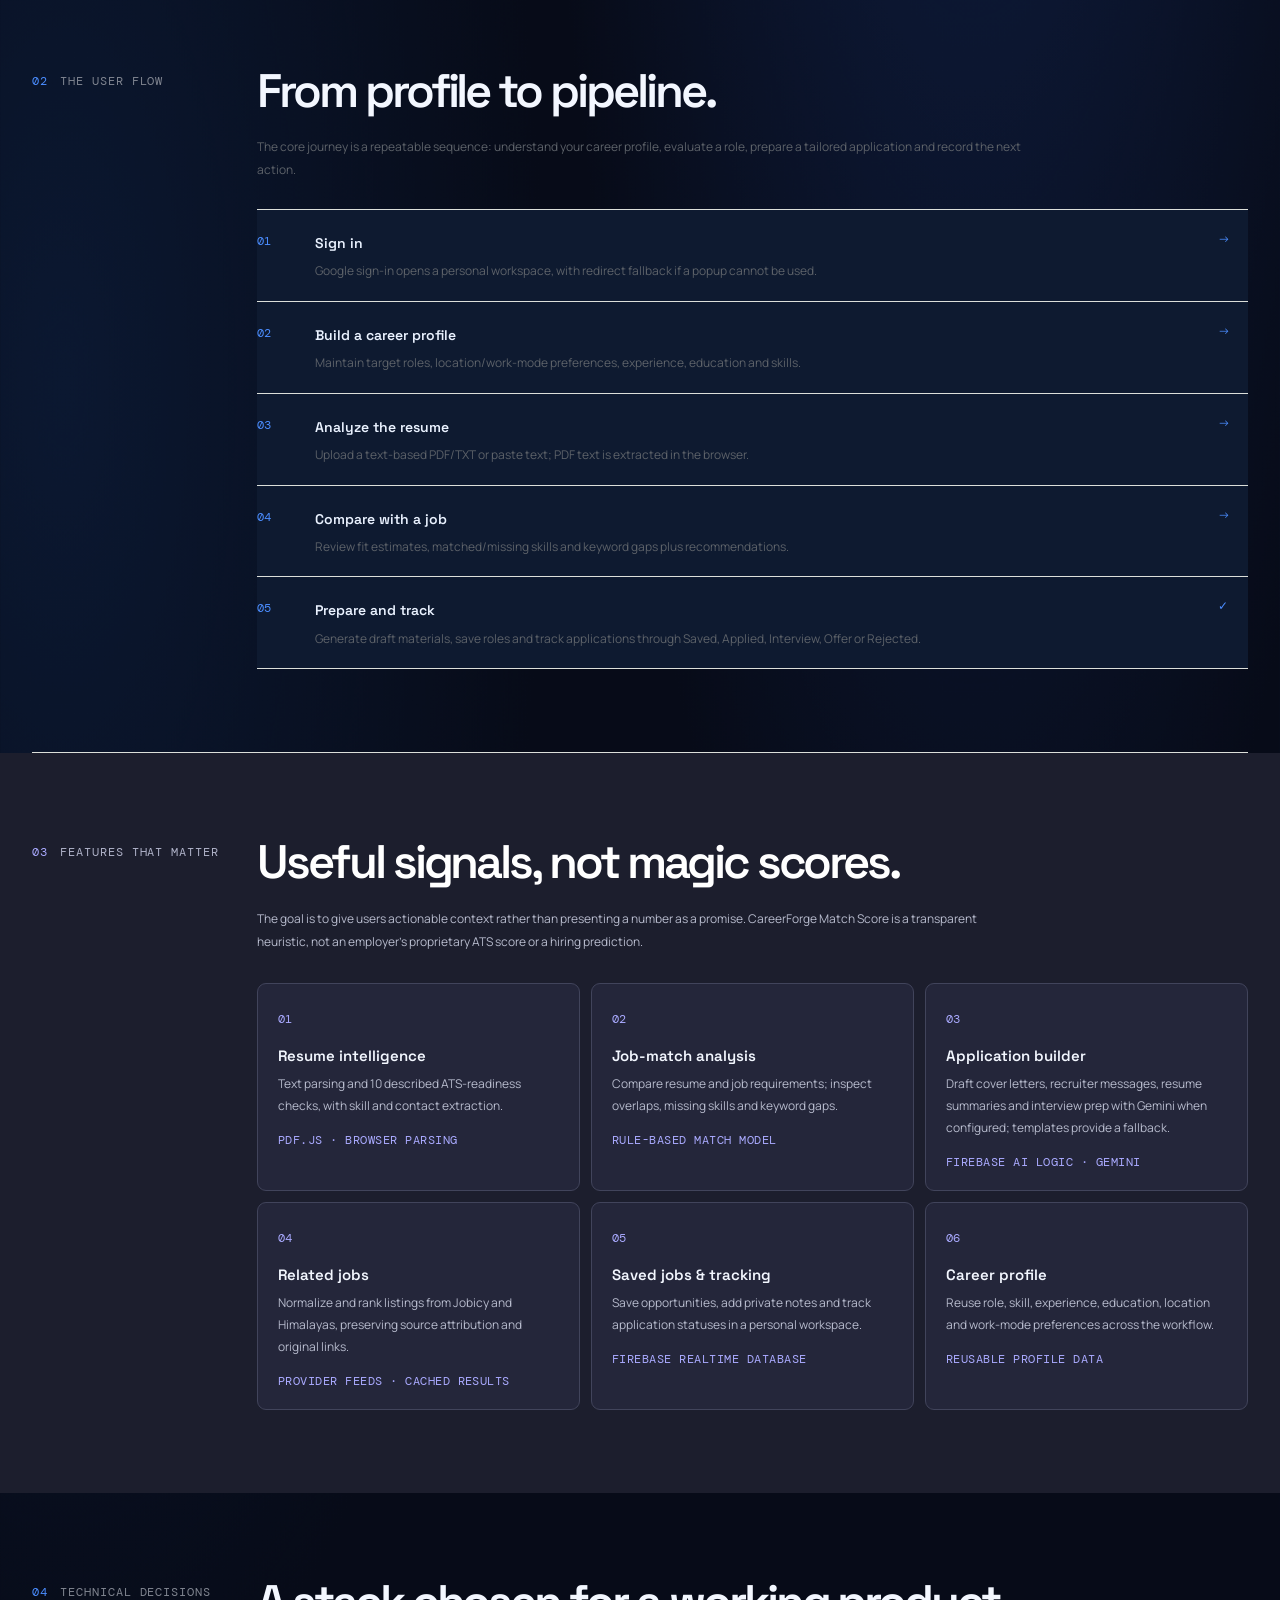
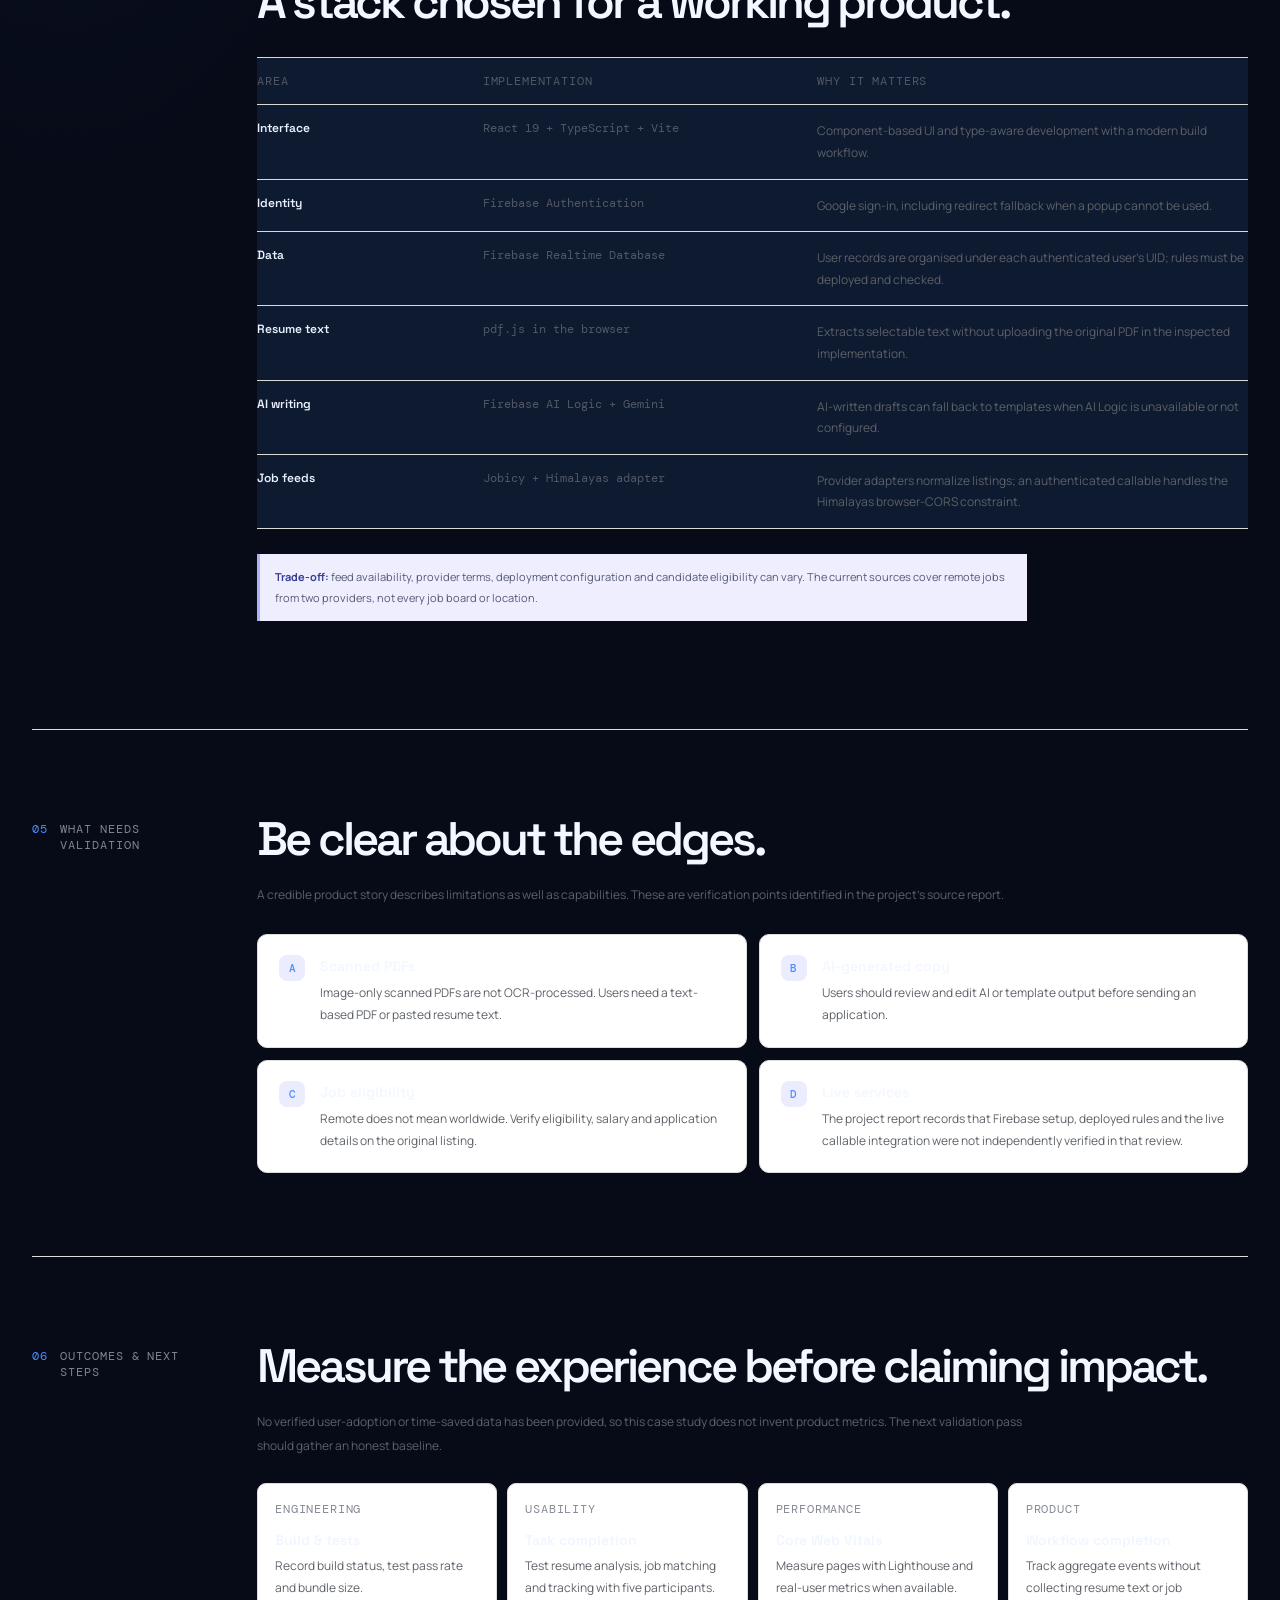
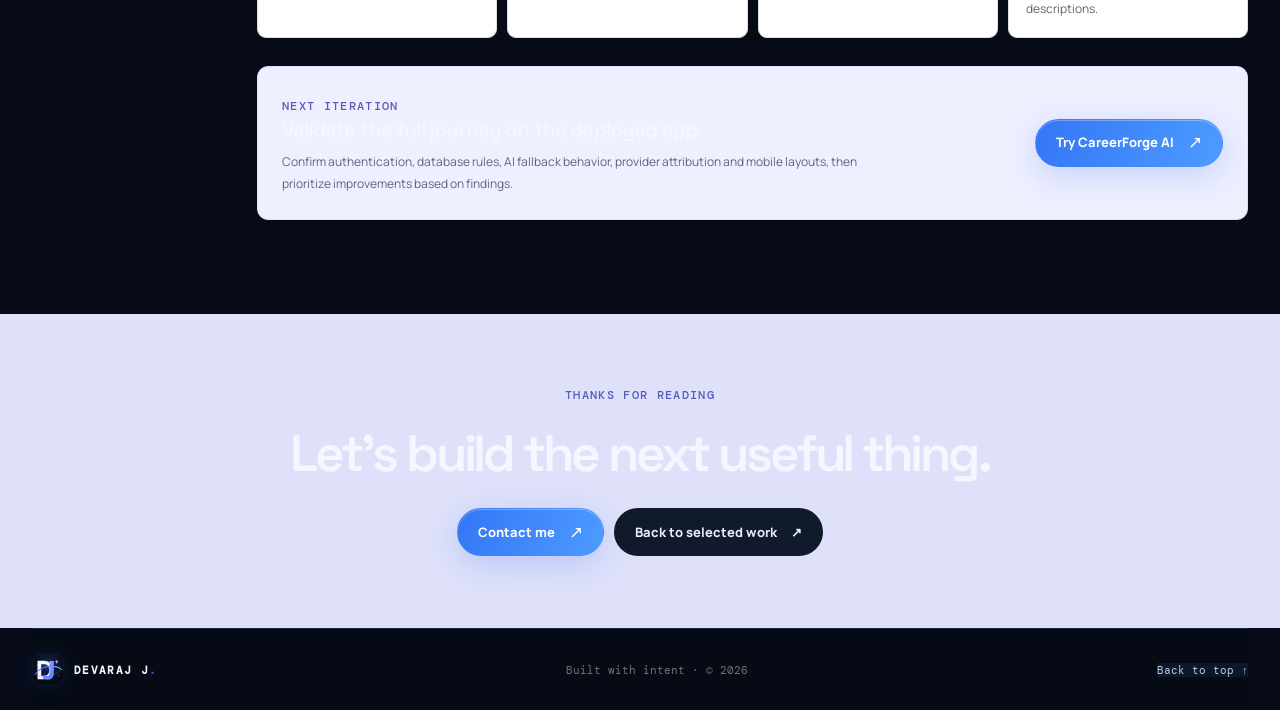
<file: case-study.html>
<!doctype html>
<html lang="en">
<head>
<meta charset="utf-8"><meta name="viewport" content="width=device-width, initial-scale=1">
<meta name="theme-color" content="#f8f8f5">
<title>CareerForge AI Case Study — Devaraj J</title>
<meta name="description" content="A technical and product case study of CareerForge AI: resume analysis, job matching, AI-assisted application drafting, related jobs and application tracking.">
<meta name="robots" content="index,follow">
<link rel="canonical" href="https://devauchiha001.github.io/Devaportfolio/case-study.html">
<meta property="og:type" content="article"><meta property="og:title" content="CareerForge AI — Devaraj J Case Study">
<meta property="og:description" content="Product workflow, technical choices and lessons from building CareerForge AI.">
<meta property="og:url" content="https://devauchiha001.github.io/Devaportfolio/case-study.html"><meta property="og:image" content="https://devauchiha001.github.io/Devaportfolio/assets/portfolio-social-preview.png"><meta property="og:image:width" content="1200"><meta property="og:image:height" content="630"><meta property="og:image:alt" content="Dark navy and violet banner for Devaraj J, Software Developer and AI Product Builder."><meta name="twitter:card" content="summary_large_image"><meta name="twitter:image" content="https://devauchiha001.github.io/Devaportfolio/assets/portfolio-social-preview.png"><meta name="twitter:image:alt" content="Dark navy and violet banner for Devaraj J, Software Developer and AI Product Builder.">
<link rel="icon" href="logo.svg?v=20261025-3"><link rel="preconnect" href="https://fonts.googleapis.com"><link rel="preconnect" href="https://fonts.gstatic.com" crossorigin>
<link href="https://fonts.googleapis.com/css2?family=DM+Mono:wght@400;500&family=Manrope:wght@400;500;600;700;800&family=Space+Grotesk:wght@400;500;600;700&display=swap" rel="stylesheet">
<link rel="stylesheet" href="style.css?v=20261026-1"><link rel="stylesheet" href="case-study.css?v=20261026-1">
<script type="application/ld+json">{"@context":"https://schema.org","@type":"SoftwareApplication","name":"CareerForge AI","applicationCategory":"BusinessApplication","operatingSystem":"Web","url":"https://careerforge-ai.de5.net/","author":{"@type":"Person","name":"Devaraj J"}}</script>
  <link rel="stylesheet" href="ai-assistant.css?v=20261026-1">
  <link rel="stylesheet" href="reference-inspired.css?v=20261027-2">
</head>
<body>
<a class="skip-link" href="#main">Skip to content</a><div class="site-shell">
<header class="site-header" id="top">
<a class="wordmark" href="index.html" aria-label="Devaraj J portfolio home"><span class="wordmark-mark"><img class="wordmark-image" src="logo.svg" alt=""></span><span class="wordmark-name">DEVARAJ J<span class="wordmark-dot">.</span></span></a>
<button class="menu-toggle" type="button" aria-label="Open navigation" aria-expanded="false" aria-controls="primary-nav"><span></span><span></span></button>
<nav class="primary-nav" id="primary-nav" aria-label="Main navigation">
<details class="nav-group"><summary>Work <span aria-hidden="true">⌄</span></summary><div class="nav-dropdown"><a href="index.html#work">Selected projects<small>Portfolio work</small></a><a href="#main">CareerForge case study<small>Read this project</small></a></div></details>
<details class="nav-group"><summary>Skills <span aria-hidden="true">⌄</span></summary><div class="nav-dropdown"><a href="index.html#skills">Development<small>Frontend and full-stack tools</small></a><a href="index.html#skills">AI integration<small>AI-assisted workflows</small></a></div></details>
<details class="nav-group"><summary>Experience <span aria-hidden="true">⌄</span></summary><div class="nav-dropdown"><a href="index.html#experience">Work history<small>Technical support and development</small></a></div></details>
<details class="nav-group"><summary>About <span aria-hidden="true">⌄</span></summary><div class="nav-dropdown"><a href="index.html#about">About Devaraj<small>Background and approach</small></a></div></details>
</nav>
<a class="header-contact" href="index.html#contact">Let's talk <span aria-hidden="true">↗</span></a>
</header>
<main id="main" class="case-main">
<div class="case-breadcrumb"><a href="index.html">Portfolio</a><span>/</span><span>CareerForge AI</span></div>
<section class="case-hero">
<div class="case-hero-copy reveal"><p class="eyebrow"><span class="eyebrow-dot"></span> FLAGSHIP PROJECT / 2026</p><h1>CareerForge AI<span class="case-dot">.</span></h1>
<p class="case-subtitle">A workspace to move from resume review to a more organized job application process.</p>
<p class="case-intro">I built CareerForge AI to bring several disconnected job-search tasks into one flow: understand a resume, compare it with a role, prepare application materials, discover relevant remote opportunities and track each application.</p>
<div class="case-hero-actions"><a class="button button-primary" data-cursor="View project" href="https://careerforge-ai.de5.net/" target="_blank" rel="noopener noreferrer">Open live app <span aria-hidden="true">↗</span></a><a class="button button-secondary" href="https://github.com/devauchiha001/careerforge-ai-main" target="_blank" rel="noopener noreferrer">View source <span aria-hidden="true">↗</span></a></div></div>
<div class="case-visual reveal" aria-label="Concept illustration of the CareerForge AI workflow">
<div class="case-visual-top"><span>CAREER WORKSPACE</span><span>PRODUCT CONCEPT</span></div>
<img class="case-live-screenshot" src="assets/careerforge-live-screenshot.png" alt="Screenshot of the deployed CareerForge AI landing page, captured at 1200 by 780 pixels." width="1200" height="780" fetchpriority="high">
<p class="case-visual-caption">Browser capture of the live CareerForge AI landing page. A real signed-in workflow screenshot can be added when ready, with personal data hidden.</p></div></section>
<section class="case-facts" aria-label="Project details">
<div><span>ROLE</span><b>Personal project</b><small>Product thinking + development</small></div><div><span>PLATFORM</span><b>Responsive web app</b><small>Desktop and mobile layouts</small></div><div><span>STACK</span><b>React · TypeScript</b><small>Vite · Firebase · Gemini</small></div><div><span>STATUS</span><b>Live project</b><small>Deployment flows need validation</small></div></section>
<section class="case-section"><div class="case-section-label"><span>01</span><span>THE PROBLEM SPACE</span></div><div class="case-section-content">
<h2>One job search.<br><em>Too many separate tasks.</em></h2><p>Preparing an application can mean switching between a resume, a job description, a document editor, job listings and a spreadsheet. CareerForge AI is designed as one working space for those steps, so users can keep their profile and applications organized.</p>
<div class="problem-cards"><article><span>01 / UNDERSTAND</span><h3>What does my resume communicate?</h3><p>Extract skills and contact details, then review a set of resume-readiness checks.</p></article><article><span>02 / COMPARE</span><h3>Where do I fit this role?</h3><p>Compare resume/profile data with a job description and inspect matched and missing skills or keywords.</p></article><article><span>03 / ACT</span><h3>How do I keep moving?</h3><p>Prepare application drafts, save relevant roles and track progress through a pipeline.</p></article></div>
<p class="case-note"><strong>Research honesty:</strong> these are the product problem and goals, not claims of completed user interviews. Add user research and validation results only after sessions are run.</p></div></section>
<section class="case-section"><div class="case-section-label"><span>02</span><span>THE USER FLOW</span></div><div class="case-section-content">
<h2>From profile to pipeline.</h2><p>The core journey is a repeatable sequence: understand your career profile, evaluate a role, prepare a tailored application and record the next action.</p>
<ol class="flow-list">
<li><span>01</span><div><b>Sign in</b><p>Google sign-in opens a personal workspace, with redirect fallback if a popup cannot be used.</p></div><i>→</i></li>
<li><span>02</span><div><b>Build a career profile</b><p>Maintain target roles, location/work-mode preferences, experience, education and skills.</p></div><i>→</i></li>
<li><span>03</span><div><b>Analyze the resume</b><p>Upload a text-based PDF/TXT or paste text; PDF text is extracted in the browser.</p></div><i>→</i></li>
<li><span>04</span><div><b>Compare with a job</b><p>Review fit estimates, matched/missing skills and keyword gaps plus recommendations.</p></div><i>→</i></li>
<li><span>05</span><div><b>Prepare and track</b><p>Generate draft materials, save roles and track applications through Saved, Applied, Interview, Offer or Rejected.</p></div><i>✓</i></li>
</ol></div></section>
<section class="case-section case-dark"><div class="case-section-label"><span>03</span><span>FEATURES THAT MATTER</span></div><div class="case-section-content">
<h2>Useful signals, not magic scores.</h2><p>The goal is to give users actionable context rather than presenting a number as a promise. CareerForge Match Score is a transparent heuristic, not an employer's proprietary ATS score or a hiring prediction.</p>
<div class="capability-grid">
<article><span>01</span><h3>Resume intelligence</h3><p>Text parsing and 10 described ATS-readiness checks, with skill and contact extraction.</p><small>PDF.JS · BROWSER PARSING</small></article>
<article><span>02</span><h3>Job-match analysis</h3><p>Compare resume and job requirements; inspect overlaps, missing skills and keyword gaps.</p><small>RULE-BASED MATCH MODEL</small></article>
<article><span>03</span><h3>Application builder</h3><p>Draft cover letters, recruiter messages, resume summaries and interview prep with Gemini when configured; templates provide a fallback.</p><small>FIREBASE AI LOGIC · GEMINI</small></article>
<article><span>04</span><h3>Related jobs</h3><p>Normalize and rank listings from Jobicy and Himalayas, preserving source attribution and original links.</p><small>PROVIDER FEEDS · CACHED RESULTS</small></article>
<article><span>05</span><h3>Saved jobs & tracking</h3><p>Save opportunities, add private notes and track application statuses in a personal workspace.</p><small>FIREBASE REALTIME DATABASE</small></article>
<article><span>06</span><h3>Career profile</h3><p>Reuse role, skill, experience, education, location and work-mode preferences across the workflow.</p><small>REUSABLE PROFILE DATA</small></article>
</div></div></section>
<section class="case-section"><div class="case-section-label"><span>04</span><span>TECHNICAL DECISIONS</span></div><div class="case-section-content">
<h2>A stack chosen for a working product.</h2>
<div class="decision-table"><div class="decision-row decision-head"><span>AREA</span><span>IMPLEMENTATION</span><span>WHY IT MATTERS</span></div>
<div class="decision-row"><b>Interface</b><span>React 19 + TypeScript + Vite</span><p>Component-based UI and type-aware development with a modern build workflow.</p></div>
<div class="decision-row"><b>Identity</b><span>Firebase Authentication</span><p>Google sign-in, including redirect fallback when a popup cannot be used.</p></div>
<div class="decision-row"><b>Data</b><span>Firebase Realtime Database</span><p>User records are organised under each authenticated user's UID; rules must be deployed and checked.</p></div>
<div class="decision-row"><b>Resume text</b><span>pdf.js in the browser</span><p>Extracts selectable text without uploading the original PDF in the inspected implementation.</p></div>
<div class="decision-row"><b>AI writing</b><span>Firebase AI Logic + Gemini</span><p>AI-written drafts can fall back to templates when AI Logic is unavailable or not configured.</p></div>
<div class="decision-row"><b>Job feeds</b><span>Jobicy + Himalayas adapter</span><p>Provider adapters normalize listings; an authenticated callable handles the Himalayas browser-CORS constraint.</p></div></div>
<p class="case-note"><strong>Trade-off:</strong> feed availability, provider terms, deployment configuration and candidate eligibility can vary. The current sources cover remote jobs from two providers, not every job board or location.</p></div></section>
<section class="case-section"><div class="case-section-label"><span>05</span><span>WHAT NEEDS VALIDATION</span></div><div class="case-section-content">
<h2>Be clear about the edges.</h2><p>A credible product story describes limitations as well as capabilities. These are verification points identified in the project's source report.</p>
<div class="learning-grid">
<article><span class="learning-number">A</span><h3>Scanned PDFs</h3><p>Image-only scanned PDFs are not OCR-processed. Users need a text-based PDF or pasted resume text.</p></article>
<article><span class="learning-number">B</span><h3>AI-generated copy</h3><p>Users should review and edit AI or template output before sending an application.</p></article>
<article><span class="learning-number">C</span><h3>Job eligibility</h3><p>Remote does not mean worldwide. Verify eligibility, salary and application details on the original listing.</p></article>
<article><span class="learning-number">D</span><h3>Live services</h3><p>The project report records that Firebase setup, deployed rules and the live callable integration were not independently verified in that review.</p></article>
</div></div></section>
<section class="case-section case-metrics"><div class="case-section-label"><span>06</span><span>OUTCOMES & NEXT STEPS</span></div><div class="case-section-content">
<h2>Measure the experience before claiming impact.</h2><p>No verified user-adoption or time-saved data has been provided, so this case study does not invent product metrics. The next validation pass should gather an honest baseline.</p>
<div class="metric-grid"><div><span>ENGINEERING</span><b>Build & tests</b><small>Record build status, test pass rate and bundle size.</small></div><div><span>USABILITY</span><b>Task completion</b><small>Test resume analysis, job matching and tracking with five participants.</small></div><div><span>PERFORMANCE</span><b>Core Web Vitals</b><small>Measure pages with Lighthouse and real-user metrics when available.</small></div><div><span>PRODUCT</span><b>Workflow completion</b><small>Track aggregate events without collecting resume text or job descriptions.</small></div></div>
<div class="next-step"><div><span class="eyebrow">NEXT ITERATION</span><h3>Validate the full journey on the deployed app.</h3><p>Confirm authentication, database rules, AI fallback behavior, provider attribution and mobile layouts, then prioritize improvements based on findings.</p></div><a class="button button-primary" href="https://careerforge-ai.de5.net/" target="_blank" rel="noopener noreferrer">Try CareerForge AI <span aria-hidden="true">↗</span></a></div>
</div></section>
<section class="case-end"><div class="section-wrap case-end-inner"><p class="eyebrow">THANKS FOR READING</p><h2>Let's build the next useful thing.</h2><div><a class="button button-primary" data-cursor="Contact" href="index.html#contact">Contact me <span aria-hidden="true">↗</span></a><a class="button button-secondary" href="index.html#work">Back to selected work <span aria-hidden="true">↗</span></a></div></div></section>
</main>
<footer class="site-footer"><a class="wordmark" href="index.html"><span class="wordmark-mark"><img class="wordmark-image" src="logo.svg" alt=""></span><span class="wordmark-name">DEVARAJ J<span class="wordmark-dot">.</span></span></a><span>Built with intent · © <span id="year"></span></span><a href="#top" class="back-top">Back to top ↑</a></footer>
</div>

  <div class="deva-ai-widget" id="deva-ai-widget">
    <aside class="deva-ai-panel" id="deva-ai-panel" role="dialog" aria-modal="false" aria-labelledby="deva-ai-title" aria-describedby="deva-ai-status" hidden>
      <div class="deva-ai-panel-head">
        <div class="deva-ai-avatar" aria-hidden="true">
          <svg viewBox="0 0 24 24" fill="none"><path d="M12 2.7 13.9 8l5.4 1.9-5.4 1.9-1.9 5.4-1.9-5.4-5.4-1.9L10.1 8 12 2.7Z" fill="currentColor"/><path d="m19.2 15.8.9 2.5 2.5.9-2.5.9-.9 2.5-.9-2.5-2.5-.9 2.5-.9.9-2.5Z" fill="currentColor"/></svg>
        </div>
        <div class="deva-ai-heading">
          <strong id="deva-ai-title">Quick answers</strong>
          <span>Curated portfolio info</span>
        </div>
        <span class="deva-ai-online"><i></i> Pre-written</span>
        <button class="deva-ai-close" id="deva-ai-close" type="button" aria-label="Close quick answers panel">
          <svg viewBox="0 0 24 24" fill="none" aria-hidden="true"><path d="m6 6 12 12M18 6 6 18" stroke="currentColor" stroke-width="1.8" stroke-linecap="round"/></svg>
        </button>
      </div>
      <p class="deva-ai-status" id="deva-ai-status">Curated answers · uses published portfolio facts; no live AI model is connected.</p>
      <div class="deva-ai-messages" id="deva-ai-messages" role="log" aria-live="polite" aria-relevant="additions text">
        <div class="deva-ai-message deva-ai-message-assistant">
          <div class="deva-ai-message-label">QUICK ANSWERS</div>
          <div class="deva-ai-bubble">Quick answers about Devaraj’s projects, skills, experience and contact details. Replies are pre-written from the portfolio, not generated by a live AI model.</div>
        </div>
      </div>
      <div class="deva-ai-suggestions" id="deva-ai-suggestions" aria-label="Suggested portfolio questions">
        <button type="button" data-question="Tell me about CareerForge AI">CareerForge AI</button>
        <button type="button" data-question="Summarize Devaraj's skills">Technical skills</button>
        <button type="button" data-question="Give me a recruiter summary">Recruiter summary</button>
      </div>
      <form class="deva-ai-form" id="deva-ai-form">
        <label class="deva-ai-sr-only" for="deva-ai-input">Ask about Devaraj</label>
        <input id="deva-ai-input" name="question" type="text" maxlength="500" placeholder="Ask about a project or skill…" autocomplete="off" required>
        <button type="submit" aria-label="Send question">
          <svg viewBox="0 0 24 24" fill="none" aria-hidden="true"><path d="M21 3 10.8 13.2M21 3l-6.5 18-3.7-7.8L3 9.5 21 3Z" stroke="currentColor" stroke-width="1.8" stroke-linecap="round" stroke-linejoin="round"/></svg>
        </button>
      </form>
      <p class="deva-ai-footnote">Answers are based on published portfolio content. Verify technical details in the linked repositories.</p>
    </aside>
    <button class="deva-ai-launcher" id="deva-ai-launcher" type="button" aria-expanded="false" aria-controls="deva-ai-panel" aria-label="Open quick answers panel">
      <span class="deva-ai-launcher-icon" aria-hidden="true"><svg viewBox="0 0 24 24" fill="none"><path d="M12 2.7 13.9 8l5.4 1.9-5.4 1.9-1.9 5.4-1.9-5.4-5.4-1.9L10.1 8 12 2.7Z" fill="currentColor"/><path d="M19.2 15.8l.9 2.5 2.5.9-2.5.9-.9 2.5-.9-2.5-2.5-.9 2.5-.9.9-2.5Z" fill="currentColor"/></svg></span>
      <span>Quick answers</span>
      <span class="deva-ai-launcher-dot" aria-hidden="true"></span>
    </button>
  </div>
<script src="ai-assistant.js?v=20261026-1"></script>
<script src="reference-inspired.js?v=20261027-2" defer></script>
</body></html>
</file>
<file: reference-inspired.css>
:root {
  color-scheme: light;
  --paper:#f8f8f5;
  --paper-soft:#f0f1ed;
  --ink:#17191d;
  --muted:#5d6269;
  --soft:#747a80;
  --line:#dcdfda;
  --accent:#5146d6;
  --accent-dark:#3d34b2;
  --mint:#cfe8dc;
  --white:#fff;
  --display:"Space Grotesk", "Manrope", sans-serif;
  --body:"Manrope", Arial, sans-serif;
  --mono:"DM Mono", monospace;
  --page:1280px;
}
*{box-sizing:border-box}
html{scroll-behavior:smooth;scroll-padding-top:110px}
body.redesign-home{margin:0;background:var(--paper);color:var(--ink);font:400 16px/1.65 var(--body);-webkit-font-smoothing:antialiased}
.redesign-home a{color:inherit}
.redesign-home button,.redesign-home input{font:inherit}
.redesign-home button,.redesign-home a{-webkit-tap-highlight-color:transparent}
.skip-link{position:absolute;top:10px;left:14px;z-index:1000;padding:11px 16px;background:var(--ink);color:#fff!important;border-radius:10px;transform:translateY(-170%)}
.skip-link:focus{transform:translateY(0)}
.page-wrap{width:min(calc(100% - 64px),var(--page));margin-inline:auto}
.redesign-home .site-header{height:92px;width:100%;padding-inline:max(32px,calc((100% - var(--page))/2));display:flex;align-items:center;gap:34px;position:fixed;inset:0 0 auto;z-index:100;background:rgba(248,248,245,.88);border-bottom:1px solid rgba(220,223,218,.72);backdrop-filter:blur(18px);-webkit-backdrop-filter:blur(18px);transition:background .18s ease-out,border-color .18s ease-out}
.redesign-home .site-header.is-scrolled{background:rgba(248,248,245,.96);border-color:var(--line)}
.wordmark{display:inline-flex;align-items:center;gap:10px;min-width:max-content;text-decoration:none}
.wordmark-mark{display:grid;place-items:center;width:40px;height:40px}
.wordmark-mark img{display:block;width:100%;height:100%;object-fit:contain}
.wordmark-name{font:600 12px var(--mono);letter-spacing:.12em}
.wordmark-dot,.heading-period{color:var(--accent)}
.primary-nav{margin-left:auto;display:flex;align-items:center;gap:3px}
.nav-group{position:relative}
.nav-group summary{list-style:none;cursor:pointer;display:flex;align-items:center;gap:8px;padding:10px 15px;border-radius:999px;font-size:14px;font-weight:650;color:#3e4247;transition:background .15s ease-out,color .15s ease-out}
.nav-group summary::-webkit-details-marker{display:none}
.nav-group summary span{font-size:16px;color:#737880;transition:transform .15s ease-out}
.nav-group[open] summary span{transform:rotate(180deg)}
.nav-group summary:hover,.nav-group summary:focus-visible,.nav-group[open] summary{background:#eaece7;color:var(--ink)}
.nav-dropdown{position:absolute;top:calc(100% + 11px);left:50%;transform:translateX(-50%);width:270px;padding:8px;background:#fff;border:1px solid #e3e5df;border-radius:18px;box-shadow:0 18px 48px #16191b17;display:grid;gap:3px;z-index:10}
.nav-dropdown a{display:grid;gap:3px;padding:13px 14px;border-radius:11px;text-decoration:none;font-size:13px;font-weight:750;transition:background .15s ease-out}
.nav-dropdown a:hover,.nav-dropdown a:focus-visible{background:#f0f1ed}
.nav-dropdown small{font-size:11px;line-height:1.45;font-weight:500;color:var(--muted)}
.header-contact{display:inline-flex;align-items:center;gap:10px;min-height:43px;padding:0 18px;border:1px solid var(--ink);border-radius:999px;background:var(--ink);color:#fff!important;text-decoration:none;font-size:13px;font-weight:750;white-space:nowrap;transition:transform .15s ease-out,background .15s ease-out}
.header-contact:hover{transform:translateY(-2px);background:#34363b}
.header-contact span{font-size:16px}
.menu-toggle{display:none;align-items:center;justify-content:center;width:44px;height:44px;padding:10px;border:1px solid var(--line);border-radius:50%;background:transparent}
.menu-toggle span{height:1.5px;width:16px;background:var(--ink);display:block;margin:3px 0}
.redesign-home main{padding-top:92px}
.hero-section{min-height:690px;padding-block:82px 80px;display:grid;grid-template-columns:minmax(0,.95fr) minmax(0,1.05fr);gap:clamp(42px,6.2vw,92px);align-items:center}
.hero-copy{position:relative;z-index:2}
.eyebrow{margin:0 0 20px;color:#646a70;font:500 11px/1.6 var(--mono);letter-spacing:.11em;text-transform:uppercase}
.eyebrow-dot{display:inline-block;width:7px;height:7px;margin:0 9px 1px 0;border-radius:50%;background:#4f9c78;box-shadow:0 0 0 4px #4f9c781c}
.hero-section h1{max-width:660px;margin:0;font:500 clamp(49px,5.1vw,78px)/1.04 var(--display);letter-spacing:-.065em}
.hero-title-muted{color:#767b80}
.heading-cursor{display:inline-flex;width:.48em;height:.6em;vertical-align:.03em;margin-inline:.1em;color:var(--accent);transform:rotate(8deg)}
.heading-cursor svg{width:100%;height:100%;overflow:visible}
.hero-summary{max-width:525px;color:var(--muted);font-size:16px;line-height:1.9;margin:26px 0 0}
.hero-actions{display:flex;align-items:center;gap:10px;flex-wrap:wrap;margin-top:30px}
.button{display:inline-flex;justify-content:center;align-items:center;gap:14px;min-height:48px;padding:0 20px;border:1px solid transparent;border-radius:999px;text-decoration:none;font-size:13px;font-weight:750;line-height:1.2;cursor:pointer;white-space:normal;transition:transform .15s ease-out,background-color .15s ease-out,border-color .15s ease-out,color .15s ease-out}
.button:hover{transform:translateY(-2px)}
.button:active{transform:scale(.985)}
.button-dark{background:var(--ink);color:#fff!important}
.button-dark:hover{background:#35373c}
.button-outline{background:transparent;border-color:#cfd2cd;color:var(--ink)}
.button-outline:hover{border-color:#8f9490;background:#f0f1ed}
.button-outline svg{width:15px;height:15px}
.button-light{background:#fff;color:var(--ink)!important}
.button-light:hover{background:#e9eae6}
.hero-meta{display:flex;align-items:center;gap:22px;flex-wrap:wrap;margin-top:35px;color:#60676b;font:400 11px var(--mono)}
.hero-meta span{display:inline-flex;align-items:center;gap:9px}
.hero-meta span:first-child i{width:7px;height:7px;border-radius:50%;background:#509879}
.hero-meta span+span{border-left:1px solid var(--line);padding-left:22px}
.hero-preview{text-decoration:none;display:block;min-width:0}
.preview-frame{position:relative;border:1px solid #dedfdf;border-radius:27px;padding:10px;background:#fff;box-shadow:0 32px 75px #1a1b2314;transform:rotate(.65deg);transition:transform .6s cubic-bezier(.2,.75,.25,1),box-shadow .3s ease;overflow:hidden}
.hero-preview:hover .preview-frame{transform:rotate(0) translateY(-4px);box-shadow:0 36px 80px #1a1b231d}
.preview-browserbar{height:36px;display:flex;align-items:center;justify-content:space-between;gap:12px;padding:0 11px;color:#858992;font:400 10px var(--mono)}
.browser-dots{display:flex;gap:5px;align-items:center}
.browser-dots i{display:block;width:7px;height:7px;border-radius:50%;background:#d2d3d6}
.browser-dots i:first-child{background:#db9f99}.browser-dots i:nth-child(2){background:#e5c983}.browser-dots i:nth-child(3){background:#9dc7ad}
.preview-window-icon{font-size:16px;color:#656a70}
.preview-frame>img{display:block;width:100%;height:auto;border:1px solid #e5e5e5;border-radius:15px;aspect-ratio:1200/780;object-fit:cover}
.preview-pill{position:absolute;left:24px;bottom:24px;display:flex;align-items:center;gap:11px;max-width:calc(100% - 48px);padding:12px 15px;border:1px solid #e4e5e8;border-radius:17px;background:rgba(255,255,255,.96);box-shadow:0 12px 32px #1a1b2312}
.preview-spark{display:grid;place-items:center;width:33px;height:33px;border-radius:11px;background:#eeedff;color:var(--accent);font-size:18px}
.preview-pill b,.preview-pill small{display:block}
.preview-pill b{font-size:12px;line-height:1.35}
.preview-pill small{color:#777c84;font-size:11px;margin-top:3px}
.pill-arrow{margin-left:auto;color:var(--accent);font-size:17px}
.preview-caption{display:flex;justify-content:space-between;gap:12px;margin-top:17px;color:#74797f;font:400 10px var(--mono);letter-spacing:.08em}
.intro-strip{background:#eeefeb;border-block:1px solid #e2e3de}
.intro-strip-inner{min-height:78px;display:flex;align-items:center;justify-content:space-between;gap:24px;flex-wrap:wrap}
.intro-strip-inner>span{font:400 10px var(--mono);letter-spacing:.1em;color:#737981}
.intro-strip-inner>div{display:flex;align-items:center;gap:18px;flex-wrap:wrap;color:#373b40;font-size:13px}
.intro-strip-inner>div i{height:4px;width:4px;border-radius:50%;background:var(--accent)}
.strip-coordinate{white-space:nowrap}
.section-space{padding-block:112px}
.section-heading{display:flex;align-items:end;justify-content:space-between;gap:45px;margin-bottom:48px}
.section-heading>div{max-width:720px}
.section-heading h2,.about-copy h2,.contact-layout h2,.closing-inner h2{margin:0;font:500 clamp(36px,4.4vw,61px)/1.08 var(--display);letter-spacing:-.06em}
.section-intro{max-width:420px;margin:0 0 4px;color:var(--muted);font-size:14px;line-height:1.85}
.project-feature{display:grid;grid-template-columns:minmax(0,1.08fr) minmax(310px,.92fr);align-items:center;gap:clamp(36px,6.5vw,93px);margin-top:60px}
.project-feature-study{grid-template-columns:minmax(310px,.92fr) minmax(0,1.08fr);margin-top:96px}
.project-feature-study .project-art{order:2}
.project-feature-study .project-description{order:1}
.project-art{position:sticky;top:126px;align-self:start;translate:0 var(--scroll-shift,0px);will-change:translate;display:block;overflow:hidden;text-decoration:none;border-radius:25px;padding:15px;background:#e8e9e3;border:1px solid #e0e1dc;transition:transform .5s cubic-bezier(.2,.75,.25,1),box-shadow .35s ease}
.project-art-career{background:linear-gradient(135deg,#e9e8ff,#dadbfa)}
.project-art-study{background:linear-gradient(135deg,#e0f3ed,#c8e7dd)}
.project-art:hover{transform:translateY(-4px);box-shadow:0 28px 65px #1c25221c}
.project-art-label{display:flex;justify-content:space-between;gap:10px;padding:4px 5px 13px;color:#5b5e69;font:400 10px var(--mono);letter-spacing:.08em}
.project-art img{display:block;width:100%;height:auto;aspect-ratio:1200/780;object-fit:cover;border-radius:14px;border:1px solid #fff8;transition:transform .5s cubic-bezier(.2,.75,.25,1)}
.project-art:hover img{transform:scale(1.012)}
.art-footer{display:flex;justify-content:space-between;gap:12px;flex-wrap:wrap;padding:13px 4px 2px;color:#555c62;font:400 10px var(--mono)}
.project-description{max-width:510px}
.project-description .eyebrow{margin-bottom:14px}
.project-description h3{font:500 clamp(30px,3.2vw,43px)/1.13 var(--display);letter-spacing:-.055em;margin:0 0 18px}
.project-description>p:not(.eyebrow):not(.project-stack-label){font-size:15px;line-height:1.9;color:var(--muted);margin:0}
.project-capabilities{display:flex;flex-wrap:wrap;gap:7px;margin-top:24px}
.project-capabilities span,.stack-list span{font-size:11px;line-height:1.4;padding:8px 11px;border:1px solid #dcdfda;border-radius:999px;background:#ffffff9c;color:#484d52}
.project-stack-label{margin:26px 0 10px;color:#777c82;font:400 10px var(--mono);letter-spacing:.1em}
.stack-list{display:flex;flex-wrap:wrap;gap:7px}
.stack-list span{background:transparent}
.project-links{display:flex;align-items:center;gap:22px;flex-wrap:wrap;margin-top:27px}
.text-link{display:inline-flex;align-items:center;gap:10px;padding:3px 0;text-decoration:none;font-size:13px;font-weight:800;border-bottom:1px solid #b9bdb8;transition:gap .2s ease-out,border-color .2s ease-out}
.text-link:hover{gap:15px;border-color:var(--accent)}
.text-link>span{color:var(--accent);font-size:16px}
.text-link-soft{color:#60666d}
.skills-section{background:#eeefeb;border-block:1px solid #e1e2dc}
.skills-section .section-heading{margin-bottom:38px}
.skill-grid{display:grid;grid-template-columns:repeat(3,minmax(0,1fr));gap:12px}
.skill-group{padding:29px 27px;border:1px solid #d9dcd5;border-radius:19px;background:#f9faf7;min-width:0}
.skill-group>p{margin:0 0 23px;color:#747b7e;font:400 10px var(--mono);letter-spacing:.08em}
.skill-group h3{font:500 22px/1.25 var(--display);letter-spacing:-.03em;margin:0 0 18px}
.skill-pills{display:flex;gap:8px;flex-wrap:wrap}
.skill-pills span{padding:8px 10px;background:#f0f1ed;border:1px solid #e0e2dc;border-radius:999px;color:#4d5258;font-size:12px;line-height:1.35}
.role-grid{display:grid;grid-template-columns:repeat(4,minmax(0,1fr));gap:13px}
.role-card{min-width:0;position:relative;display:flex;flex-direction:column;padding:17px;border:1px solid #dfe1db;border-radius:21px;background:#fff;text-decoration:none;overflow:hidden;transition:transform .4s cubic-bezier(.2,.75,.25,1),box-shadow .35s ease,border-color .2s ease-out}
.role-card:hover{transform:translateY(-5px);border-color:#c6c8d0;box-shadow:0 22px 50px #17191d10}
.role-index{position:absolute;top:18px;left:18px;z-index:2;font:400 10px var(--mono);color:#696f76}
.role-art{position:relative;display:grid;place-items:center;height:150px;margin:-1px -1px 20px;border-radius:15px;overflow:hidden;background:#f1f1ed}
.role-card h3{margin:0 0 8px;font:500 22px/1.15 var(--display);letter-spacing:-.04em}
.role-card>p{margin:0;color:var(--muted);font-size:12px;line-height:1.8;flex:1}
.role-link{display:flex;align-items:center;justify-content:space-between;gap:8px;margin-top:23px;padding-top:13px;border-top:1px solid #eceee8;font-size:12px;font-weight:800}
.role-link b{font-size:16px;color:var(--accent)}
.role-frontend .role-art{background:#eeedff}.role-fullstack .role-art{background:#e4f1e9}.role-ai .role-art{background:#eceaf8}.role-support .role-art{background:#f0eee8}
.role-window{position:relative;display:block;width:126px;height:78px;border:1px solid #8d8de0;border-radius:11px;background:#fff;box-shadow:0 10px 23px #29227b12}
.role-window i{display:inline-block;margin:10px 0 0 7px;width:5px;height:5px;border-radius:50%;background:#cbc8f4}
.role-window b,.role-window em{position:absolute;left:15px;display:block;height:6px;border-radius:3px;background:#8a83e4}.role-window b{width:63px;top:29px}.role-window em{width:88px;top:44px;opacity:.35}
.flow-node{position:absolute;display:block;width:28px;height:28px;border:1px solid #68a48b;border-radius:9px;background:#fff;box-shadow:0 5px 12px #285a4314}.node-one{left:23%;top:41%}.node-two{left:45%;top:22%}.node-three{left:68%;top:56%}.flow-line{width:94px;border-top:1.5px dashed #6da38e;transform:rotate(14deg)}
.ai-orbit{position:absolute;width:82px;height:82px;border:1.5px solid #8a7fe8;border-radius:50%;transform:rotateX(62deg) rotate(-28deg)}
.ai-orbit-small{width:52px;height:52px;transform:rotateX(62deg) rotate(42deg);border-color:#b4aef0}
.ai-core{position:absolute;display:grid;place-items:center;width:34px;height:34px;border-radius:50%;background:#5146d6;color:#fff;font-size:18px;box-shadow:0 0 30px #756cec70}
.support-circle{display:grid;place-items:center;width:64px;height:64px;border-radius:50%;background:#fff;border:1px solid #c9c4b4;color:#69604e;font-size:29px;font-weight:600}
.support-line{position:absolute;left:calc(50% + 34px);width:44px;height:7px;border-radius:9px;background:#bcb5a2}.line-one{top:57px}.line-two{top:75px;width:31px;opacity:.6}
.support-check{position:absolute;right:27%;bottom:27%;width:22px;height:22px;border-radius:50%;display:grid;place-items:center;background:#608b70;color:white;font-size:13px}
.experience-section{background:#f0f1ed;border-block:1px solid #e0e2dc}
.experience-list{border-top:1px solid #d7dad4}
.experience-row{display:grid;grid-template-columns:180px minmax(0,1fr) 170px;gap:28px;align-items:start;padding:27px 0;border-bottom:1px solid #d7dad4}
.experience-row time{padding-top:5px;color:#747a7f;font:400 11px/1.7 var(--mono)}
.experience-row h3{margin:0 0 5px;font:500 23px/1.2 var(--display);letter-spacing:-.035em}
.experience-org{margin:0 0 12px;color:#393d42;font-size:13px;font-weight:800}
.experience-row div>p:last-of-type{margin:0;color:var(--muted);font-size:13px;line-height:1.8}
.experience-tag{justify-self:end;margin-top:3px;padding:7px 10px;border:1px solid #d6d9d3;border-radius:999px;color:#61676b;font:400 10px var(--mono);text-align:center}
.about-layout{display:grid;grid-template-columns:minmax(250px,.8fr) minmax(0,1.2fr);gap:clamp(36px,8vw,116px);align-items:center}
.about-mark-panel{position:relative;min-height:345px;display:grid;place-items:center;overflow:hidden;border-radius:24px;background:#e9e8fc;border:1px solid #dddcf4}
.about-mark-panel img{position:relative;z-index:2;width:88px;height:88px;filter:drop-shadow(0 18px 22px #3a35a525)}
.about-mark-panel>span{position:absolute;left:23px;bottom:20px;color:#666b80;font:400 10px var(--mono);letter-spacing:.1em}
.about-orbit{position:absolute;border:1px solid #c4c2eb;border-radius:50%}
.about-orbit-one{width:220px;height:220px;transform:rotate(-28deg) scaleY(.55)}
.about-orbit-two{width:310px;height:310px;transform:rotate(34deg) scaleY(.6)}
.about-copy h2 span,.approach-section .section-heading h2 span{color:#7a7d80}
.about-copy>p:not(.eyebrow){max-width:610px;color:var(--muted);font-size:15px;line-height:1.95;margin:22px 0 0}
.about-links{display:flex;gap:21px;flex-wrap:wrap;margin-top:25px}
.about-links a{font-size:13px;font-weight:800;text-decoration:none;border-bottom:1px solid #bfc2bd;padding:0 0 4px}
.approach-section{background:#f0f1ed;border-block:1px solid #e0e2dc}
.approach-steps{display:grid;grid-template-columns:repeat(4,minmax(0,1fr));gap:12px}
.approach-step{padding:21px;border-top:2px solid var(--ink)}
.approach-step span{font:500 17px var(--display);letter-spacing:-.02em}
.approach-step p{margin:12px 0 0;color:var(--muted);font-size:13px;line-height:1.85}
.contact-layout{display:grid;grid-template-columns:1fr minmax(300px,.8fr);gap:clamp(40px,9vw,120px);align-items:end}
.contact-layout>div:first-child>p:not(.eyebrow){max-width:480px;color:var(--muted);font-size:15px;line-height:1.85;margin:22px 0 0}
.contact-card{padding:27px;border:1px solid #dddfd8;border-radius:22px;background:#fff}
.contact-card-label{display:block;margin-bottom:25px;color:#777c82;font:400 10px var(--mono);letter-spacing:.11em}
.contact-email{display:flex;justify-content:space-between;gap:10px;align-items:center;padding-bottom:18px;border-bottom:1px solid #e7e8e3;text-decoration:none;font-size:clamp(14px,1.5vw,18px);font-weight:800;overflow-wrap:anywhere}
.contact-email span{color:var(--accent);font-size:18px}
.contact-links{display:flex;gap:22px;flex-wrap:wrap;padding-top:18px}
.contact-links a{font-size:13px;font-weight:750;text-decoration:none;color:#595f65}
.contact-links a:hover{color:var(--accent)}
.closing-section{background:#22232a;color:#fff;padding-block:77px}
.closing-inner{display:flex;align-items:center;justify-content:space-between;gap:32px}
.closing-inner .eyebrow{color:#c1c3c6}
.closing-inner h2{font-size:clamp(34px,4.6vw,57px)}
.closing-inner .button{flex-shrink:0}
.site-footer{min-height:82px;width:min(calc(100% - 64px),var(--page));margin:auto;display:flex;align-items:center;justify-content:space-between;gap:20px;flex-wrap:wrap;color:#70757a}
.site-footer>span,.back-top{font:400 11px var(--mono)}
.back-top{text-decoration:none}
.back-top:hover{color:var(--accent)}
.reveal{opacity:1;transform:none}
.js-motion-enabled .reveal:not(.is-visible){opacity:0;transform:translateY(22px)}
.js-motion-enabled .reveal.is-visible{opacity:1;transform:none;transition:opacity .68s cubic-bezier(.2,.75,.25,1),transform .68s cubic-bezier(.2,.75,.25,1)}
.intro-dialog{width:min(750px,calc(100% - 32px));max-height:calc(100dvh - 34px);overflow:auto;padding:28px;border:1px solid #dfe1dc;border-radius:25px;background:var(--paper);color:var(--ink);box-shadow:0 30px 110px #14161b3b}
.intro-dialog::backdrop{background:#17191d8c;backdrop-filter:blur(5px)}
.demo-dialog-head{display:flex;align-items:start;justify-content:space-between;gap:22px}
.demo-dialog-head .eyebrow{margin-bottom:8px}
.demo-dialog-head h2{margin:0;font:500 clamp(24px,3.5vw,34px)/1.15 var(--display);letter-spacing:-.04em}
.demo-close{width:40px;height:40px;flex:0 0 auto;border:1px solid var(--line);border-radius:50%;background:#fff;font-size:25px;line-height:1;cursor:pointer}
.demo-intro-copy{font-size:13px;color:var(--muted);line-height:1.8}
.demo-stage{margin-top:20px;border:1px solid #dfe1e7;border-radius:19px;background:#fff;overflow:hidden}
.demo-stage-top{display:flex;align-items:center;gap:12px;padding:16px;border-bottom:1px solid #e6e7ec;color:#6c717b;font:400 10px var(--mono);letter-spacing:.07em}
.demo-stage-top .demo-live-dot{margin-left:auto;color:#45856e}
.demo-stage-top .demo-live-dot:before{content:"";display:inline-block;width:6px;height:6px;margin-right:6px;border-radius:50%;background:#45856e}
.demo-timeline{position:relative;display:grid;grid-template-columns:repeat(4,1fr);gap:10px;padding:22px}
.demo-timeline-progress{position:absolute;left:10%;right:10%;top:45px;height:2px;background:#e4e4ef}
.demo-timeline-progress:after{content:"";display:block;width:100%;height:100%;background:var(--accent);transform-origin:left;animation:progress-fill 8s linear infinite}
.demo-step{position:relative;z-index:1;padding-top:54px;min-width:0}
.demo-step>span{position:absolute;top:0;left:0;display:grid;place-items:center;width:42px;height:42px;border:1px solid #dedee9;border-radius:50%;background:#fff;color:#878b93;font:500 12px var(--mono)}
.demo-step b{display:block;font-size:12px;line-height:1.4}
.demo-step small{display:block;margin-top:6px;color:#777d85;font-size:11px;line-height:1.6}
.demo-step:after{content:"";position:absolute;top:0;left:0;width:42px;height:42px;border-radius:50%;background:#4f46d6;opacity:0;animation:step-active 8s linear infinite}
.step-two:after{animation-delay:2s}.step-three:after{animation-delay:4s}.step-four:after{animation-delay:6s}
.step-one:after{animation-delay:0s}
.demo-step:before{content:"✓";position:absolute;z-index:2;top:10px;left:14px;color:#fff;opacity:0;animation:step-tick 8s linear infinite}
.step-two:before{animation-delay:2s}.step-three:before{animation-delay:4s}.step-four:before{animation-delay:6s}
.step-one:before{animation-delay:0s}
@keyframes progress-fill{0%{transform:scaleX(0)}100%{transform:scaleX(1)}}
@keyframes step-active{0%,23%{opacity:1}26%,100%{opacity:0}}
@keyframes step-tick{0%,23%{opacity:1}26%,100%{opacity:0}}
.demo-dialog-footer{display:flex;justify-content:space-between;align-items:center;gap:16px;flex-wrap:wrap;margin-top:22px}
.demo-dialog-footer>span{max-width:270px;color:#777d83;font-size:11px;line-height:1.65}
.custom-cursor{position:fixed;top:0;left:0;z-index:2000;display:flex;align-items:center;gap:9px;padding:12px 17px;border-radius:999px;background:#fff;color:#1b1d22;box-shadow:0 8px 30px #15161b25;border:1px solid #e8e9e9;pointer-events:none;white-space:nowrap;opacity:0;visibility:hidden;transform:translate3d(-50%,-50%,0) scale(.55);transform-origin:center;will-change:transform,opacity;transition:opacity .16s ease-out,visibility .16s ease-out,background .16s ease-out,color .16s ease-out}
.custom-cursor.is-visible{opacity:1;visibility:visible}
.custom-cursor svg{width:18px;height:18px;flex:0 0 auto}
.custom-cursor span{font-size:12px;font-weight:800}
body.has-custom-cursor a[data-cursor],body.has-custom-cursor button[data-cursor]{cursor:none}
body.has-custom-cursor input,body.has-custom-cursor textarea,body.has-custom-cursor select,body.has-custom-cursor [contenteditable="true"]{cursor:text!important}
a:focus-visible,button:focus-visible,summary:focus-visible,input:focus-visible,textarea:focus-visible{outline:3px solid #5146d6;outline-offset:4px}
@media(max-width:1050px){
  .redesign-home .site-header{gap:18px;padding-inline:24px}
  .primary-nav{gap:0}
  .nav-group summary{padding-inline:10px;font-size:13px}
  .hero-section{grid-template-columns:minmax(0,1fr) minmax(0,1fr);gap:35px;min-height:unset;padding-block:75px}
  .hero-section h1{font-size:clamp(44px,5vw,61px)}
  .project-feature,.project-feature-study{gap:36px}
  .role-grid{grid-template-columns:repeat(2,minmax(0,1fr))}
  .role-art{height:135px}
  .experience-row{grid-template-columns:145px minmax(0,1fr) 145px;gap:18px}
}
@media(max-width:760px){
  html{scroll-padding-top:88px}
  body.redesign-home{font-size:15px}
  .page-wrap,.site-footer{width:calc(100% - 36px)}
  .redesign-home .site-header{height:78px;padding-inline:18px;gap:11px}
  .wordmark{gap:7px}.wordmark-mark{width:36px;height:36px}.wordmark-name{font-size:11px}
  .menu-toggle{display:flex;flex-direction:column;flex-shrink:0;margin-left:auto}
  .primary-nav{display:none;position:absolute;top:calc(100% + 1px);left:0;right:0;margin:0;padding:12px 18px 20px;background:rgba(248,248,245,.98);border-bottom:1px solid var(--line);box-shadow:0 18px 30px #1c1f2410;align-items:stretch;flex-direction:column;max-height:calc(100dvh - 90px);overflow:auto}
  .primary-nav.is-open{display:flex}
  .nav-group summary{padding:12px 11px;font-size:14px}
  .nav-group summary span{margin-left:auto}
  .nav-dropdown{position:static;width:auto;transform:none;margin:0 0 8px 8px;box-shadow:none;border-radius:13px}
  .header-contact{min-height:40px;padding-inline:14px;font-size:12px;gap:7px}
  .redesign-home main{padding-top:78px}
  .hero-section{display:flex;flex-direction:column;align-items:stretch;gap:42px;padding-block:58px 60px}
  .hero-section h1{max-width:600px;font-size:clamp(46px,10.5vw,66px);line-height:1.04}
  .hero-summary{margin-top:20px;font-size:15px;line-height:1.85}
  .hero-meta{margin-top:26px;gap:13px}.hero-meta span+span{padding-left:13px}
  .hero-preview{width:100%}.preview-frame{border-radius:20px;padding:7px}.preview-browserbar{height:31px;font-size:9px}.preview-pill{left:14px;bottom:14px;padding:9px 11px;gap:8px;border-radius:13px}.preview-spark{width:29px;height:29px}.preview-pill b{font-size:11px}.preview-pill small{font-size:11px}
  .preview-caption{font-size:11px;letter-spacing:.04em}
  .intro-strip-inner{padding-block:17px;min-height:unset;gap:12px}.intro-strip-inner>div{gap:10px;font-size:12px}.strip-coordinate{display:none}
  .section-space{padding-block:77px}
  .section-heading{display:block;margin-bottom:34px}
  .section-heading h2,.about-copy h2,.contact-layout h2,.closing-inner h2{font-size:clamp(36px,8.5vw,50px)}
  .section-intro{font-size:13px;margin-top:15px;max-width:560px}
  .project-feature,.project-feature-study{display:flex;flex-direction:column;align-items:stretch;gap:28px;margin-top:48px}
  .project-feature-study .project-art,.project-feature-study .project-description{order:initial}
  .project-art{position:relative;top:auto;border-radius:19px;padding:9px}
  .project-art-label{font-size:11px;letter-spacing:.04em}
  .project-description{max-width:none}
  .project-description h3{font-size:32px}
  .project-description>p:not(.eyebrow):not(.project-stack-label){font-size:14px}
  .skill-grid{grid-template-columns:1fr}
  .skill-group{padding:23px}
  .role-grid{grid-template-columns:repeat(2,minmax(0,1fr));gap:9px}
  .role-card{padding:12px;border-radius:16px}
  .role-art{height:112px;margin-bottom:14px;border-radius:11px}
  .role-card h3{font-size:19px}
  .role-card>p{font-size:12px}
  .role-index{top:13px;left:13px}
  .role-link{font-size:11px;margin-top:17px}
  .experience-row{grid-template-columns:1fr;gap:9px;padding:22px 0}
  .experience-row time{font-size:11px}
  .experience-row h3{font-size:22px}
  .experience-tag{justify-self:start;margin-top:3px}
  .about-layout{grid-template-columns:1fr;gap:30px}
  .about-mark-panel{min-height:235px}
  .about-copy>p:not(.eyebrow){font-size:14px}
  .approach-steps{grid-template-columns:repeat(2,minmax(0,1fr));gap:11px}
  .approach-step{padding:17px 12px}
  .approach-step span{font-size:16px}
  .approach-step p{font-size:12px}
  .contact-layout{grid-template-columns:1fr;gap:30px}
  .contact-card{padding:21px;border-radius:18px}
  .closing-inner{display:block}
  .closing-inner .button{margin-top:25px}
  .site-footer{min-height:84px;padding-block:17px;gap:14px}
  .site-footer>span{order:3;width:100%}
  .intro-dialog{padding:20px;border-radius:20px}
  .demo-timeline{grid-template-columns:repeat(2,minmax(0,1fr));gap:18px;padding:18px}
  .demo-timeline-progress{display:none}
  .demo-step{padding-top:48px}
  .demo-step b{font-size:13px}
  .demo-dialog-footer{align-items:flex-start;flex-direction:column}
}
@media(max-width:430px){
  .header-contact{padding:0 11px;gap:5px;font-size:11px}
  .wordmark-name{letter-spacing:.08em;font-size:10px}
  .hero-section h1{font-size:45px}
  .hero-actions{gap:9px}.button{min-height:46px;padding-inline:16px;font-size:12px;gap:9px}
  .hero-meta{font-size:11px}
  .intro-strip-inner>div{gap:8px;font-size:11px}
  .section-space{padding-block:67px}
  .project-art-label{font-size:11px}
  .project-description h3{font-size:30px}
  .role-grid{grid-template-columns:1fr}
  .role-card{display:grid;grid-template-columns:90px minmax(0,1fr);column-gap:14px;align-items:start}
  .role-index{left:13px;top:12px}
  .role-art{grid-column:1;grid-row:1 / span 3;height:104px;width:90px;margin:0}
  .role-card h3{grid-column:2;grid-row:1;margin-top:7px}
  .role-card>p{grid-column:2;grid-row:2}
  .role-link{grid-column:2;grid-row:3;margin-top:10px;padding-top:9px}
  .experience-row .experience-tag{max-width:100%}
  .approach-steps{grid-template-columns:1fr}
  .approach-step{padding:17px 0}
  .contact-email{font-size:14px}
}
@media(prefers-reduced-motion:reduce){
  html{scroll-behavior:auto!important}
  *,*::before,*::after{scroll-behavior:auto!important;animation-duration:.01ms!important;animation-iteration-count:1!important;transition-duration:.01ms!important}
  .js-motion-enabled .reveal:not(.is-visible){opacity:1;transform:none}
  .custom-cursor{display:none!important}
}
@media(hover:none),(pointer:coarse){.custom-cursor{display:none!important}body.has-custom-cursor a[data-cursor],body.has-custom-cursor button[data-cursor]{cursor:auto}}

/* Preserve the case-study page's existing in-flow header. */
@media(min-width:761px){
  body:not(.redesign-home) .site-header{position:relative;inset:auto;backdrop-filter:none;-webkit-backdrop-filter:none;background:var(--paper);width:min(calc(100% - 64px),var(--page));margin-inline:auto;padding-inline:0}
}
@media(max-width:760px){
  body:not(.redesign-home) .site-header{position:relative;inset:auto;backdrop-filter:none;-webkit-backdrop-filter:none;background:var(--paper);width:calc(100% - 36px);margin-inline:auto;padding-inline:0}
}
/* Non-essential visual metadata stays comfortably readable at 12px or larger. */
body.redesign-home .eyebrow{font-size:12px}\nbody.redesign-home :is(.nav-dropdown small,.wordmark-name,.hero-meta,.preview-browserbar,.preview-pill small,.preview-caption,.intro-strip-inner>span,.project-art-label,.art-footer,.project-capabilities span,.stack-list span,.project-stack-label,.skill-group>p,.skill-pills span,.role-index,.role-link,.experience-row time,.experience-tag,.about-mark-panel>span,.contact-card-label,.site-footer>span,.back-top,.demo-stage-top,.demo-step small,.demo-dialog-footer>span){font-size:12px}
body:not(.redesign-home) .case-main :is(small,.eyebrow,.case-section-label,.case-facts span,.case-facts small,.problem-cards p,.flow-list li>span,.flow-list li>div p,.capability-grid p,.capability-grid small,.decision-row,.decision-head,.decision-row>span,.decision-row>p,.learning-grid p,.metric-grid span,.metric-grid small){font-size:12px}

body:not(.redesign-home) .case-main :is(.eyebrow,.case-visual-top,.case-visual-caption,.case-section-label,.case-facts span,.case-facts small,.problem-cards article>span,.problem-cards p,.flow-list li>span,.flow-list li>div p,.flow-list li>i,.case-note,.capability-grid article>span,.capability-grid p,.capability-grid small,.decision-row,.decision-head,.decision-row>span,.decision-row>p,.learning-grid p,.metric-grid span,.metric-grid small,.next-step p){font-size:12px}

/* Minimum 12px for visible microcopy without shrinking larger controls. */
body.redesign-home .deva-ai-widget :is(.deva-ai-heading span,.deva-ai-online,.deva-ai-status,.deva-ai-message-label,.deva-ai-bubble,.deva-ai-actions a,.deva-ai-suggestions button,.deva-ai-form label,.deva-ai-footnote){font-size:12px}
@media(max-width:760px){
  body.redesign-home .header-contact,
  body.redesign-home .intro-strip-inner>div,
  body.redesign-home .preview-pill b,
  body.redesign-home .deva-ai-launcher{font-size:12px}
}
body:not(.redesign-home) .case-breadcrumb{font-size:12px}
</file>
<file: ai-assistant.css>
/* Quick answers widget — curated portfolio information, not live AI — widget-specific, self-contained styles */
.deva-ai-widget{font-family:var(--body,"Manrope",sans-serif);color:#171920}
.deva-ai-widget [hidden]{display:none!important}
.deva-ai-sr-only{position:absolute;width:1px;height:1px;padding:0;margin:-1px;overflow:hidden;clip:rect(0,0,0,0);white-space:nowrap;border:0}
.deva-ai-launcher{position:fixed;z-index:1000;right:22px;bottom:22px;display:inline-flex;align-items:center;gap:10px;min-height:52px;padding:0 17px 0 12px;border:1px solid #353fc8;border-radius:999px;background:#171920;color:#fff;font:700 12px var(--body,"Manrope",sans-serif);box-shadow:0 12px 35px #15172a30;cursor:pointer;transition:transform .2s,box-shadow .2s,background .2s}
.deva-ai-launcher:hover{transform:translateY(-2px);background:#24263a;box-shadow:0 15px 40px #15172a45}
.deva-ai-widget.is-open .deva-ai-launcher{opacity:0;visibility:hidden;pointer-events:none;transform:translateY(6px)}
.deva-ai-launcher:focus-visible,.deva-ai-close:focus-visible,.deva-ai-form button:focus-visible,.deva-ai-suggestions button:focus-visible{outline:3px solid #8187ff;outline-offset:3px}
.deva-ai-launcher-icon{display:grid;place-items:center;width:30px;height:30px;border-radius:50%;background:#4d55e8;color:white}
.deva-ai-launcher-icon svg{width:17px;height:17px}
.deva-ai-launcher-dot{width:7px;height:7px;border-radius:50%;background:#c9f36a;box-shadow:0 0 0 3px #c9f36a24}
.deva-ai-panel{position:fixed;z-index:1001;right:22px;bottom:86px;width:min(390px,calc(100vw - 32px));height:min(620px,calc(100dvh - 112px));max-height:calc(100dvh - 112px);min-height:0;display:flex;flex-direction:column;overflow:hidden;border:1px solid #dedfe8;border-radius:18px;background:#fff;box-shadow:0 24px 85px #17192035;animation:deva-ai-enter .22s ease-out}
.deva-ai-panel[hidden]{display:none!important}
@keyframes deva-ai-enter{from{opacity:0;transform:translateY(8px) scale(.985)}to{opacity:1;transform:translateY(0) scale(1)}}
.deva-ai-panel-head{display:flex;align-items:center;gap:10px;padding:15px 15px 13px;background:#171920;color:#fff}
.deva-ai-avatar{width:37px;height:37px;display:grid;place-items:center;flex:0 0 auto;border-radius:12px;background:linear-gradient(135deg,#4d55e8,#8b6cf6);color:#fff}
.deva-ai-avatar svg{width:22px;height:22px}
.deva-ai-heading{display:grid;gap:1px;min-width:0}
.deva-ai-heading strong{font-size:13px;letter-spacing:-.02em}
.deva-ai-heading span{font-size:11px;color:#c0c3d2}
.deva-ai-online{display:inline-flex;align-items:center;gap:5px;margin-left:auto;font:400 11px var(--mono,"DM Mono",monospace);color:#dce6c2}
.deva-ai-online i{width:6px;height:6px;border-radius:50%;background:#c9f36a}
.deva-ai-close{display:grid;place-items:center;width:31px;height:31px;flex:0 0 auto;border:1px solid #484b5a;border-radius:9px;background:transparent;color:#fff;cursor:pointer}
.deva-ai-close svg{width:16px;height:16px}
.deva-ai-status{margin:0;padding:9px 14px;background:#f3f3ff;border-bottom:1px solid #e2e3fb;color:#575d98;font-size:11px;line-height:1.55}
.deva-ai-messages{display:flex;flex:1 1 0;flex-direction:column;gap:13px;padding:16px 14px 12px;overflow-x:hidden;overflow-y:auto;overscroll-behavior:contain;min-height:0;scrollbar-gutter:stable}
.deva-ai-message{display:flex;flex-direction:column;gap:5px;max-width:94%;animation:deva-ai-message-in .18s ease-out}
.deva-ai-message-user{align-self:flex-end;align-items:flex-end}
.deva-ai-message-assistant{align-self:flex-start;align-items:flex-start}
.deva-ai-message-label{font:500 11px var(--mono,"DM Mono",monospace);letter-spacing:.09em;color:#858996}
.deva-ai-bubble{font-size:11px;line-height:1.75;white-space:pre-line;overflow-wrap:anywhere;padding:10px 12px;border-radius:12px;background:#f3f4f7;color:#303441}
.deva-ai-message-user .deva-ai-bubble{background:#4d55e8;color:#fff;border-bottom-right-radius:4px}
.deva-ai-message-assistant .deva-ai-bubble{border:1px solid #e8e9ee;border-bottom-left-radius:4px}
.deva-ai-actions{display:flex;flex-wrap:wrap;gap:6px;margin-top:3px}
.deva-ai-actions a{display:inline-flex;align-items:center;gap:5px;padding:7px 9px;border:1px solid #d9dcf8;border-radius:7px;background:#f6f6ff;color:#4148cb;text-decoration:none;font-size:11px;font-weight:800}
.deva-ai-actions a:hover{background:#eceeff;border-color:#aeb2f8}
.deva-ai-actions a span{font-size:12px}
@keyframes deva-ai-message-in{from{opacity:0;transform:translateY(4px)}to{opacity:1;transform:translateY(0)}}
.deva-ai-suggestions{display:flex;flex-wrap:wrap;gap:6px;padding:0 14px 12px}
.deva-ai-suggestions button{appearance:none;border:1px solid #dedff0;border-radius:999px;background:white;color:#50556c;padding:7px 9px;font:600 11px var(--body,"Manrope",sans-serif);cursor:pointer}
.deva-ai-suggestions button:hover{background:#f2f2ff;border-color:#b7bbf6;color:#4148cb}
.deva-ai-form{display:flex;align-items:center;gap:8px;margin:0 12px;padding:7px;border:1px solid #dcdde5;border-radius:12px;background:#fff}
.deva-ai-form:focus-within{border-color:#8187ff;box-shadow:0 0 0 3px #8187ff1f}
.deva-ai-form input{display:block;flex:1 1 auto;width:100%;min-width:0;height:34px;border:0;outline:0;background:transparent;color:#171920;font:500 11px var(--body,"Manrope",sans-serif)}
.deva-ai-form input::placeholder{color:#9095a2}
.deva-ai-form button{display:grid;place-items:center;width:34px;height:34px;flex:0 0 auto;border:0;border-radius:9px;background:#4d55e8;color:#fff;cursor:pointer}
.deva-ai-form button:hover{background:#353fc8}
.deva-ai-form button svg{width:16px;height:16px}
.deva-ai-panel .deva-ai-footnote{display:block;flex:0 0 auto;width:auto;max-width:100%;margin:9px 14px 12px;padding:0;color:#858a95;font:400 11px/1.55 var(--body,"Manrope",sans-serif);overflow-wrap:anywhere;white-space:normal}
@media(max-width:600px){.deva-ai-launcher{right:12px;bottom:12px;min-height:48px;padding:0 14px 0 9px;font-size:11px}.deva-ai-panel{right:12px;bottom:70px;width:calc(100vw - 36px);height:min(620px,calc(100dvh - 88px));max-height:calc(100dvh - 88px);min-height:0;border-radius:16px}.deva-ai-panel-head{padding:12px;flex:0 0 auto}.deva-ai-status{flex:0 0 auto;font-size:11px;line-height:1.5;padding:9px 12px}.deva-ai-messages{padding:12px 11px}.deva-ai-suggestions{padding:0 11px 10px;flex:0 0 auto}.deva-ai-form{margin:0 10px;flex:0 0 auto}.deva-ai-panel .deva-ai-footnote{margin:8px 11px 10px;font-size:11px}}
@media(max-height:480px){.deva-ai-panel{bottom:8px;height:calc(100dvh - 16px);max-height:calc(100dvh - 16px)}.deva-ai-launcher{bottom:12px}}
@media(prefers-reduced-motion:reduce){.deva-ai-panel,.deva-ai-message{animation:none!important}.deva-ai-launcher{transition:none}}
</file>
<file: style.css>
:root{--paper:#f7f7f2;--paper-2:#eeefe8;--ink:#171920;--muted:#666b78;--subtle:#8b909a;--line:#dedfd8;--cobalt:#4d55e8;--cobalt-dark:#353fc8;--lavender:#e6e7ff;--lime:#c9f36a;--white:#fff;--display:"Space Grotesk",sans-serif;--body:"Manrope",sans-serif;--mono:"DM Mono",monospace;--page:1220px}*{box-sizing:border-box}html{scroll-behavior:smooth;scroll-padding-top:90px}body{margin:0;background:var(--paper);color:var(--ink);font-family:var(--body);line-height:1.65;-webkit-font-smoothing:antialiased}a{color:inherit}button,a{-webkit-tap-highlight-color:transparent}button{font:inherit}.skip-link{position:absolute;z-index:999;top:10px;left:12px;padding:10px 14px;background:var(--ink);color:#fff;transform:translateY(-160%);border-radius:7px}.skip-link:focus{transform:translateY(0)}.site-shell{overflow:hidden}.section-wrap{width:min(calc(100% - 64px),var(--page));margin-inline:auto}.site-header{height:84px;display:flex;align-items:center;gap:36px;width:min(calc(100% - 64px),var(--page));margin:auto;border-bottom:1px solid var(--line);position:relative;z-index:20}.wordmark{display:inline-flex;align-items:center;gap:10px;text-decoration:none;min-width:max-content}.wordmark-mark{width:37px;height:37px;display:grid;place-items:center;border:1.5px solid var(--ink);border-radius:11px;font:700 13px var(--display);letter-spacing:-.1em}.wordmark-mark span{color:var(--cobalt)}.wordmark-name{font:700 12px var(--mono);letter-spacing:.1em}.wordmark-dot{color:var(--cobalt)}.primary-nav{display:flex;align-items:center;gap:31px;margin-left:auto}.primary-nav a,.header-contact{font-size:12px;text-decoration:none;font-weight:700;color:#555a66;transition:color .2s}.primary-nav a:hover,.primary-nav a:focus-visible{color:var(--cobalt)}.header-contact{color:var(--ink);border:1px solid #c8cbd1;padding:10px 15px;border-radius:99px;min-width:max-content}.header-contact span{color:var(--cobalt);margin-left:7px}.menu-toggle{display:none}.hero{display:grid;grid-template-columns:1.03fr .97fr;gap:52px;align-items:center;padding-block:94px 102px;min-height:665px}.eyebrow{font:500 11px var(--mono);letter-spacing:.12em;color:#686d79;margin:0 0 18px}.eyebrow-dot{display:inline-block;width:7px;height:7px;border-radius:50%;background:#79a52c;box-shadow:0 0 0 4px #79a52c1a;margin:0 8px 0 1px}.hero h1{font:600 clamp(43px,5.25vw,70px)/1.08 var(--display);letter-spacing:-.065em;max-width:680px;margin:0}.text-highlight{color:var(--cobalt);position:relative}.hero-summary{font-size:15px;line-height:1.85;color:var(--muted);max-width:560px;margin:26px 0 0}.hero-actions,.contact-actions{display:flex;flex-wrap:wrap;gap:11px;margin-top:27px}.button{min-height:47px;display:inline-flex;align-items:center;justify-content:center;gap:18px;text-decoration:none;border-radius:8px;padding:0 17px;font-size:12px;font-weight:800;border:1px solid transparent;transition:transform .22s,background .22s,border-color .22s}.button:hover{transform:translateY(-2px)}.button:focus-visible,.text-link:focus-visible,.primary-nav a:focus-visible,.header-contact:focus-visible,.about-links a:focus-visible,.back-top:focus-visible{outline:3px solid #767cff;outline-offset:4px}.button-primary{background:var(--cobalt);color:white}.button-primary:hover{background:var(--cobalt-dark)}.button-primary span{font-size:17px;font-weight:400}.button-secondary{background:transparent;border-color:#cdd0d6;color:var(--ink)}.button-secondary:hover{border-color:var(--cobalt)}.hero-footnote{margin-top:33px;display:flex;gap:20px;flex-wrap:wrap;font:400 11px var(--mono);color:#777c86}.availability{display:inline-flex;align-items:center;gap:8px}.availability span{height:6px;width:6px;background:#78a52c;border-radius:50%}.hero-location{padding-left:20px;border-left:1px solid var(--line)}.hero-visual{position:relative;min-width:0;padding:17px 0 9px 14px}.visual-topline,.visual-caption{display:flex;justify-content:space-between;gap:12px;font:400 11px var(--mono);letter-spacing:.05em;color:#777b87}.tiny-status{display:inline-flex;gap:6px;align-items:center}.tiny-status i,.status-tag i{width:6px;height:6px;background:#79a52c;border-radius:50%;display:inline-block}.product-window{position:relative;z-index:1;margin-top:13px;border:1px solid #d5d6d0;border-radius:13px;background:#fff;box-shadow:0 28px 80px #25274313;overflow:hidden;transform:rotate(1.1deg)}.window-bar{height:37px;background:#f6f6f4;border-bottom:1px solid #e8e8e4;display:flex;align-items:center;justify-content:space-between;padding:0 14px;color:#777b84;font:400 11px var(--mono)}.window-dots{display:flex;gap:4px}.window-dots i{height:6px;width:6px;border-radius:50%;background:#d0d2d7}.window-dots i:first-child{background:#d6a7a2}.window-dots i:nth-child(2){background:#e7d19d}.window-dots i:nth-child(3){background:#add1a4}.window-menu{letter-spacing:1px}.workspace{display:grid;grid-template-columns:45px 1fr;min-height:325px}.workspace-sidebar{padding:14px 0;display:flex;align-items:center;flex-direction:column;gap:18px;background:#fafaf8;border-right:1px solid #ededea;color:#999eaa}.mini-brand{font:700 13px var(--display);color:var(--cobalt);margin-bottom:8px}.workspace-sidebar i{font-style:normal;font-size:13px;width:25px;height:25px;display:grid;place-items:center;border-radius:7px}.workspace-sidebar .side-active{background:var(--lavender);color:var(--cobalt)}.side-bottom{margin-top:auto;background:#ececff;color:var(--cobalt);border-radius:50%;width:24px;height:24px;display:grid;place-items:center;font:500 11px var(--mono)}.workspace-content{padding:20px 20px 16px;min-width:0}.workspace-greeting{display:flex;justify-content:space-between;align-items:center;gap:10px}.workspace-greeting>div{display:grid;gap:5px}.ui-overline{font:400 11px var(--mono);letter-spacing:.09em;color:#8e93a0}.workspace-greeting strong{font:600 17px var(--display);letter-spacing:-.04em}.avatar-chip{height:25px;width:25px;border-radius:8px;background:#f0eeff;display:grid;place-items:center;color:var(--cobalt);font:600 11px var(--mono)}.mini-stat-row{display:grid;grid-template-columns:1fr 1fr;gap:10px;margin-top:17px}.mini-stat{border:1px solid #e8e9ed;border-radius:7px;padding:12px;display:grid;gap:5px}.mini-stat small,.match-panel-heading{font:400 11px var(--mono);letter-spacing:.06em;color:#838894}.mini-stat b{font:600 13px var(--display)}.stat-pill,.stat-link{font-size:11px;color:#6a8f29}.stat-link{color:var(--cobalt)}.match-panel{border:1px solid #e4e5ed;border-radius:8px;padding:13px;margin-top:11px;background:#fdfdff}.match-panel-heading{display:flex;justify-content:space-between;align-items:center}.match-badge{font-size:11px;background:#efefff;color:var(--cobalt);border-radius:99px;padding:4px 6px}.match-role{display:flex;align-items:center;gap:9px;margin-top:13px}.company-mark{width:30px;height:30px;display:grid;place-items:center;border-radius:7px;background:#ececff;color:var(--cobalt);font-size:16px}.match-role>div{display:grid;gap:2px;min-width:0}.match-role b{font-size:11px}.match-role small{font-size:11px;color:#9297a1}.match-arrow{margin-left:auto;color:var(--cobalt)}.match-line{height:5px;background:#edeeef;border-radius:99px;margin-top:15px;overflow:hidden}.match-line span{display:block;width:68%;height:100%;background:#858bf0;border-radius:inherit}.match-foot{display:flex;justify-content:space-between;gap:8px;font-size:11px;color:#8b909b;margin-top:7px}.mini-row-footer{display:flex;justify-content:space-between;gap:6px;margin-top:13px;font-size:11px;color:#9b9faa}.visual-caption{margin-top:13px;font-size:11px}.orbit{position:absolute;border:1px solid #dfe0ff;border-radius:50%;pointer-events:none}.orbit-one{height:295px;width:295px;right:-80px;top:26px}.orbit-two{height:385px;width:385px;right:-125px;top:-20px;border-color:#e8e9f5}.tech-ribbon{border-block:1px solid var(--line);background:#f1f2ec;min-height:75px;display:flex;align-items:center;justify-content:center;gap:32px;padding:20px 32px;flex-wrap:wrap}.ribbon-label{font:500 11px var(--mono);letter-spacing:.11em;color:#8b9097}.ribbon-items{display:flex;align-items:center;gap:22px;flex-wrap:wrap;justify-content:center}.ribbon-items span{font:600 12px var(--display);color:#545966}.ribbon-items i{font-style:normal;font-size:11px;color:var(--cobalt)}.work-section{padding-block:116px 125px}.section-heading{display:flex;align-items:end;justify-content:space-between;gap:45px;margin-bottom:45px}.section-heading h2{font:600 clamp(34px,4vw,51px)/1.13 var(--display);letter-spacing:-.06em;margin:0}.heading-period{color:var(--cobalt)}.section-intro{max-width:390px;color:var(--muted);font-size:13px;line-height:1.85;margin:0 0 4px}.featured-project{display:grid;grid-template-columns:1fr 1fr;border:1px solid #d8d9d2;border-radius:15px;overflow:hidden;background:#fff;box-shadow:0 12px 35px #292d4410}.featured-art{min-height:425px;padding:22px 24px;position:relative;overflow:hidden;background:#181a2a;color:white;display:flex;flex-direction:column;justify-content:space-between}.featured-art:before{content:"";position:absolute;width:410px;height:410px;border:1px solid #fff2;border-radius:50%;right:-160px;top:18px}.featured-art:after{content:"";position:absolute;width:310px;height:310px;border:1px solid #fff2;border-radius:50%;right:-110px;top:68px}.art-label{position:relative;z-index:2;display:flex;justify-content:space-between;font:400 11px var(--mono);letter-spacing:.08em;color:#b8bbd0}.forge-art-title{position:relative;z-index:2;margin-top:37px;font:600 clamp(45px,5.4vw,72px)/.96 var(--display);letter-spacing:-.075em}.forge-art-title span{color:#aaaaff}.forge-art-title b{font:500 12px var(--mono);letter-spacing:.08em;vertical-align:top;margin-left:8px;color:var(--lime)}.forge-art-subtitle{position:relative;z-index:2;font:400 11px var(--mono);letter-spacing:.17em;color:#c5c7dc;margin-top:11px}.forge-art-panels{position:relative;z-index:2;display:flex;justify-content:flex-end;align-items:end;gap:9px;margin-top:16px}.forge-panel{border:1px solid #ffffff33;background:#202237ed;border-radius:8px;padding:12px;width:48%;box-shadow:0 15px 30px #0003}.forge-panel>span{font:400 11px var(--mono);letter-spacing:.08em;color:#aaaec6}.forge-panel i{height:6px;background:#6b6f8d;display:block;border-radius:99px;margin-top:10px;width:88%}.forge-panel i:nth-of-type(2){width:69%;background:#9a9df9}.forge-panel i.short{width:48%}.forge-panel b{display:block;font:500 11px var(--display);margin-top:13px}.panel-two{transform:translateY(-15px);background:#292b43}.panel-check{height:32px;width:32px;border-radius:9px;background:#d8ff92;color:#26340e;display:grid;place-items:center;font-weight:800;margin-top:12px}.forge-panel small{display:block;margin-top:4px;color:#bec1d6;font-size:11px}.art-grid-lines{position:absolute;inset:0;background-image:linear-gradient(#fff 1px,transparent 1px),linear-gradient(90deg,#fff 1px,transparent 1px);background-size:37px 37px;opacity:.045;pointer-events:none}.featured-info{padding:clamp(24px,4vw,49px);display:flex;flex-direction:column;align-items:flex-start}.project-kicker{display:flex;align-items:center;gap:10px;justify-content:space-between;flex-wrap:wrap;width:100%;font:400 11px var(--mono);letter-spacing:.06em;color:#7f8490}.status-tag{display:inline-flex;align-items:center;gap:6px;color:#527824;background:#f0f8e1;border-radius:99px;padding:6px 8px;letter-spacing:0}.featured-info h3{font:600 clamp(27px,3vw,38px)/1.15 var(--display);letter-spacing:-.06em;margin:24px 0 13px;max-width:460px}.featured-info>p,.project-card-copy>p:not(.eyebrow){font-size:12px;line-height:1.9;color:var(--muted);margin:0}.feature-list{display:grid;gap:10px;margin-top:20px;font-size:11px;color:#404551}.feature-list span{display:flex;align-items:center;gap:9px}.feature-list i{font-style:normal;color:var(--cobalt);font-weight:800}.project-stack{display:flex;flex-wrap:wrap;gap:6px;margin-top:19px}.project-stack span{font:400 11px var(--mono);padding:6px 8px;background:#f3f3f0;border:1px solid #e7e8e2;border-radius:5px;color:#626775}.project-links{display:flex;gap:19px;flex-wrap:wrap;margin-top:auto;padding-top:25px}.text-link{font-size:11px;font-weight:800;text-decoration:none;color:var(--cobalt);display:inline-flex;align-items:center;gap:8px}.text-link span{font-size:15px;font-weight:400}.text-link:hover{text-decoration:underline;text-underline-offset:4px}.text-link-muted{color:#535865}.project-grid{display:grid;grid-template-columns:1fr 1fr;gap:19px;margin-top:20px}.project-card{border:1px solid #d8d9d2;border-radius:14px;overflow:hidden;background:#fff}.project-card-art{height:290px;display:block;text-decoration:none;position:relative;overflow:hidden}.study-art{background:#e8e9df;padding:23px}.card-art-number{font:400 11px var(--mono);letter-spacing:.08em;color:#777d72}.study-art-name{font:600 clamp(34px,4vw,54px)/.96 var(--display);letter-spacing:-.07em;margin-top:35px;color:#252922;position:relative;z-index:1}.study-art-name em{font-style:normal;color:#5b64dc}.study-art-card{position:absolute;right:22px;bottom:22px;width:56%;padding:16px;border:1px solid #d7d9cd;border-radius:10px;background:#f8f8f1;box-shadow:0 15px 35px #292d4414;transform:rotate(-3deg)}.study-art-card small{font:400 11px var(--mono);color:#888e7a}.study-art-card b{display:block;margin-top:7px;font:600 12px var(--display)}.study-progress{height:5px;background:#e5e6de;border-radius:99px;display:block;margin-top:12px;overflow:hidden}.study-progress i{display:block;height:100%;width:71%;background:#7780e8}.study-art-card>div{display:flex;justify-content:space-between;margin-top:9px;font-size:11px;color:#73796d}.art-corner-arrow{position:absolute;right:20px;top:20px;height:30px;width:30px;border-radius:50%;background:#f8f8f1;display:grid;place-items:center;color:#4d55e8}.project-card-copy{padding:27px}.project-card-copy .eyebrow{font-size:11px;margin-bottom:10px}.project-card-copy h3{font:600 24px var(--display);letter-spacing:-.04em;margin:0 0 10px}.project-card-copy>.text-link{margin-top:23px}.project-note .note-art{height:290px;padding:24px;background:#e9e8fb;position:relative;overflow:hidden}.note-stamp{font:400 11px var(--mono);letter-spacing:.08em;color:#7776ac}.note-symbol{position:absolute;font:600 120px/.95 var(--display);letter-spacing:-.1em;color:#6766b8;left:28px;top:72px}.note-caption{position:absolute;right:26px;top:100px;font:600 14px/1.5 var(--display);letter-spacing:-.03em;color:#282940;text-align:right}.note-lines{position:absolute;left:30px;right:30px;bottom:25px;display:grid;gap:6px}.note-lines i{height:1px;background:#b9b8db}.note-lines i:nth-child(2){width:77%}.note-lines i:nth-child(3){width:89%}.note-lines i:nth-child(4){width:55%}.approach-section{background:#1c1e2d;color:#fff;padding-block:105px 100px}.approach-section .eyebrow{color:#b7bad2}.approach-section .section-heading h2{font-size:clamp(39px,5vw,61px)}.approach-section .section-heading h2 span{color:#aaaaff}.approach-section .section-intro{color:#b4b7c8}.approach-steps{display:grid;grid-template-columns:repeat(4,1fr);border-top:1px solid #444657;border-bottom:1px solid #444657}.approach-step{padding:25px 22px 25px 0;display:flex;gap:17px;border-right:1px solid #444657}.approach-step:not(:first-child){padding-left:22px}.approach-step:last-child{border-right:0}.approach-step>span{font:400 11px var(--mono);color:#aaaaff;padding-top:5px}.approach-step h3{font:600 15px var(--display);margin:0 0 8px}.approach-step p{font-size:11px;line-height:1.8;color:#b4b7c8;margin:0;max-width:230px}.approach-note{font-size:11px;color:#a1a4b8;margin:17px 0 0}.profile-section{padding-block:116px}.experience-list{border-top:1px solid var(--line)}.experience-row{padding:26px 0;display:grid;grid-template-columns:175px 1fr 155px;align-items:start;gap:25px;border-bottom:1px solid var(--line)}.experience-date{font:400 11px var(--mono);letter-spacing:.02em;color:#777c88;padding-top:6px}.experience-row h3{font:600 18px var(--display);letter-spacing:-.03em;margin:0}.experience-company{font:500 11px var(--mono);color:var(--cobalt);margin:5px 0 8px}.experience-row p:last-child{font-size:12px;color:var(--muted);line-height:1.8;margin:0;max-width:600px}.experience-type{font:400 11px var(--mono);letter-spacing:.04em;color:#7e838d;border:1px solid #dedfd9;border-radius:5px;padding:7px 8px;text-align:center;justify-self:end}.about-section{padding-block:0 115px}.about-card{display:grid;grid-template-columns:130px 1fr;gap:32px;padding:clamp(28px,5vw,60px);border-radius:16px;background:#edeee7;border:1px solid #e1e2da}.about-mark{width:86px;height:86px;border:1px solid #b7b9c3;border-radius:25px;display:grid;place-items:center;font:600 28px var(--display);letter-spacing:-.1em;color:var(--ink);transform:rotate(-5deg)}.about-mark span{color:var(--cobalt)}.about-card h2{font:600 clamp(30px,3.4vw,43px)/1.15 var(--display);letter-spacing:-.06em;margin:0 0 16px}.about-card>div:last-child>p:not(.eyebrow){max-width:780px;font-size:12px;color:var(--muted);line-height:1.95;margin:0}.about-links{display:flex;gap:19px;margin-top:21px}.about-links a{font-size:11px;font-weight:800;text-decoration:none;color:var(--cobalt)}.about-links a span{margin-left:4px}.contact-section{background:#dfe1fa;padding-block:91px}.contact-inner{max-width:var(--page)}.contact-inner .eyebrow{color:#535bbb}.contact-inner h2{font:600 clamp(43px,6.4vw,76px)/1.05 var(--display);letter-spacing:-.07em;margin:0;max-width:850px}.contact-inner>p:not(.eyebrow){max-width:590px;font-size:13px;color:#55596d;line-height:1.9}.button-light{background:#f8f8ff;border-color:#c4c7ec;color:#252849}.button-light:hover{border-color:var(--cobalt)}.contact-small{display:block;margin-top:18px;font:400 11px var(--mono);color:#6f7390}.site-footer{min-height:93px;display:flex;align-items:center;justify-content:space-between;gap:20px;width:min(calc(100% - 64px),var(--page));margin:auto;color:#777c86;font:400 11px var(--mono)}.site-footer .wordmark-mark{height:31px;width:31px;border-radius:9px;font-size:11px}.site-footer .wordmark-name{font-size:11px}.back-top{text-decoration:none;color:#5d6270}.back-top:hover{color:var(--cobalt)}.reveal{opacity:0;transform:translateY(18px);transition:opacity .55s ease,transform .55s cubic-bezier(.2,.75,.25,1)}.reveal.is-visible{opacity:1;transform:none}@media(min-width:1400px){.hero{padding-top:112px;padding-bottom:118px}.hero h1{font-size:72px}}@media(max-width:1000px){.section-wrap,.site-header,.site-footer{width:min(calc(100% - 44px),var(--page))}.hero{grid-template-columns:1fr;gap:35px;padding-block:72px 82px}.hero-copy{max-width:760px}.hero-visual{width:min(100%,680px);margin:auto;padding-left:0}.product-window{transform:none}.orbit-one{right:0}.orbit-two{right:-48px}.section-heading{align-items:start;flex-direction:column;gap:18px}.section-intro{max-width:600px}.featured-project{grid-template-columns:1fr 1fr}.featured-art{min-height:400px}.featured-info{padding:26px}.approach-steps{grid-template-columns:1fr 1fr}.approach-step{padding:22px 20px 22px 0}.approach-step:nth-child(2){border-right:0}.approach-step:nth-child(3){padding-left:0;border-top:1px solid #444657}.approach-step:nth-child(4){border-top:1px solid #444657}.experience-row{grid-template-columns:145px 1fr}.experience-type{grid-column:2;justify-self:start}.about-card{grid-template-columns:90px 1fr;gap:24px}}@media(max-width:700px){html{scroll-padding-top:76px}.section-wrap,.site-header,.site-footer{width:calc(100% - 36px)}.site-header{height:72px;gap:12px}.wordmark-mark{width:33px;height:33px}.wordmark-name{font-size:11px}.header-contact{padding:9px 11px;font-size:11px;margin-left:auto}.menu-toggle{display:flex;order:3;flex-direction:column;justify-content:center;gap:5px;width:38px;height:38px;background:transparent;border:1px solid #d0d2d7;border-radius:8px;cursor:pointer}.menu-toggle span{width:15px;height:1.5px;background:var(--ink);margin:auto}.primary-nav{display:none;position:absolute;top:63px;left:0;right:0;background:#fff;border:1px solid var(--line);border-radius:11px;padding:11px;box-shadow:0 15px 30px #18192015;gap:0;flex-direction:column;align-items:stretch;margin:0}.primary-nav.is-open{display:flex}.primary-nav a{padding:12px 10px;border-radius:6px}.primary-nav a:hover{background:#f3f3f1}.hero{padding-block:58px 66px;min-height:unset;gap:36px}.hero h1{font-size:clamp(39px,11vw,58px)}.hero-summary{font-size:13px;margin-top:20px}.eyebrow{font-size:11px;line-height:1.8}.hero-actions{gap:8px}.button{min-height:44px;padding:0 13px;font-size:11px}.hero-footnote{gap:11px;font-size:11px;margin-top:24px}.hero-location{padding-left:11px}.hero-visual{padding-top:4px}.workspace{grid-template-columns:34px 1fr;min-height:280px}.workspace-sidebar{gap:13px}.workspace-content{padding:14px 12px}.workspace-greeting strong{font-size:13px}.mini-stat{padding:9px}.match-panel{padding:10px}.mini-row-footer{font-size:11px}.visual-topline,.visual-caption{font-size:11px}.orbit-one{height:220px;width:220px;right:-75px}.orbit-two{height:285px;width:285px;right:-102px}.tech-ribbon{gap:14px;padding:18px 16px}.ribbon-label{width:100%;text-align:center}.ribbon-items{gap:10px 13px}.ribbon-items span{font-size:11px}.work-section,.profile-section{padding-block:77px}.section-heading{margin-bottom:29px;gap:12px}.section-heading h2{font-size:clamp(32px,9vw,43px)}.section-intro{font-size:12px}.featured-project{grid-template-columns:1fr}.featured-art{min-height:350px;padding:18px}.forge-art-title{font-size:60px;margin-top:28px}.forge-art-panels{margin-top:15px}.featured-info{padding:24px 21px}.featured-info h3{font-size:30px;margin-top:19px}.project-links{margin-top:5px}.project-grid{grid-template-columns:1fr;gap:14px;margin-top:14px}.project-card-art,.study-art,.project-note .note-art{height:245px}.study-art-name{font-size:43px}.study-art-card{width:58%;padding:12px;right:15px;bottom:15px}.note-symbol{font-size:105px;top:60px}.note-caption{top:85px;right:20px;font-size:12px}.project-card-copy{padding:22px}.approach-section{padding-block:75px}.approach-steps{grid-template-columns:1fr}.approach-step,.approach-step:not(:first-child),.approach-step:nth-child(3),.approach-step:nth-child(4){padding:19px 0;border-right:0;border-top:1px solid #444657}.approach-step:first-child{border-top:0}.approach-step p{max-width:none}.experience-row{grid-template-columns:1fr;gap:8px;padding:22px 0}.experience-date{font-size:11px}.experience-row h3{font-size:17px}.experience-type{grid-column:1;font-size:11px;margin-top:4px}.about-section{padding-bottom:78px}.about-card{grid-template-columns:1fr;padding:25px 22px;gap:20px}.about-mark{height:64px;width:64px;font-size:22px;border-radius:19px}.about-card h2{font-size:32px}.contact-section{padding-block:70px}.contact-inner h2{font-size:clamp(39px,11vw,58px)}.contact-inner>p:not(.eyebrow){font-size:12px}.site-footer{padding-block:22px;min-height:unset;flex-wrap:wrap}.site-footer>span{order:3;width:100%}}@media(max-width:380px){.wordmark{gap:7px}.wordmark-name{letter-spacing:.05em}.header-contact{padding:8px}.hero h1{font-size:37px}.hero-location{display:none}.workspace-content{padding:12px 8px}.match-foot{font-size:11px}.project-kicker{font-size:11px}.forge-art-title{font-size:52px}}@media(prefers-reduced-motion:reduce){html{scroll-behavior:auto}*,*::before,*::after{animation-duration:.01ms!important;animation-iteration-count:1!important;scroll-behavior:auto!important;transition-duration:.01ms!important}.reveal{opacity:1;transform:none}}
/* Refined identity and visible professional-profile links */
.wordmark-mark{width:42px;height:42px;border:0;border-radius:0;background:transparent;overflow:visible;letter-spacing:0;font-size:initial}
.wordmark-image{display:block;width:100%;height:100%;object-fit:contain}
.site-footer .wordmark-mark{width:32px;height:32px;border:0;border-radius:0}
.hero-social-links{display:flex;flex-wrap:wrap;align-items:center;gap:9px 10px;margin-top:17px;max-width:100%}
.hero-social-links a{display:inline-flex;align-items:center;justify-content:center;gap:7px;max-width:100%;white-space:nowrap;flex:0 0 auto;font:500 11px var(--mono);line-height:1.3;color:#4d5361;text-decoration:none;padding:9px 11px;border:1px solid #dedfd8;border-radius:8px;background:rgba(255,255,255,.62);transition:color .2s,border-color .2s,background .2s}
.hero-social-links a span{color:var(--cobalt);font-size:14px;line-height:1}
.hero-social-links a:hover{color:var(--cobalt);border-color:#b8bbf4;background:#fff}
@media(max-width:700px){.wordmark-mark{width:36px;height:36px}.hero-social-links{margin-top:14px;gap:8px}.hero-social-links a{font-size:11px;padding:8px 9px}.hero-social-links a:last-child{max-width:100%}}


/* ─────────────────────────────────────────────────────────────
   CINEMATIC FUTURISTIC REDESIGN · 2026-10
   CSS-built 3D scene + optional canvas particles; no heavy runtime.
   ───────────────────────────────────────────────────────────── */
:root{color-scheme:dark;--paper:#070b18;--paper-2:#0b1224;--ink:#f1f5ff;--muted:#a4aec5;--subtle:#7f8aa6;--line:#202b43;--cobalt:#4b8dff;--cobalt-dark:#2866e7;--lavender:#132548;--lime:#7ce9ff;--white:#0e172b;--display:"Space Grotesk",sans-serif;--body:"Manrope",sans-serif;--mono:"DM Mono",monospace;--page:1280px}
html{background:#070b18;scroll-padding-top:100px;scroll-behavior:smooth}
body{background:radial-gradient(ellipse at 76% 7%,#11224a 0,transparent 34%),radial-gradient(ellipse at 5% 36%,#0b1831 0,transparent 28%),#070b18;color:#f1f5ff}
::selection{background:#397cf0;color:#fff}
.site-shell{overflow:clip}
.site-header{border-bottom-color:#1c2942;background:rgba(7,11,24,.78);backdrop-filter:blur(18px)}
.wordmark-mark{border-color:#4b8dff;color:#eaf2ff;box-shadow:0 0 24px #357aff20}
.wordmark-name{color:#f4f7ff}
.primary-nav a,.header-contact{color:#aab6cf}
.primary-nav a:hover,.primary-nav a:focus-visible,.header-contact:hover{color:#fff}
.header-contact{border-color:#314365;background:#101a30}
.header-contact span,.wordmark-dot{color:#72aaff}
.menu-toggle{color:#eef4ff}
.hero{gap:clamp(30px,4.5vw,72px);padding-block:80px 88px;min-height:680px}
.eyebrow{color:#93a4c3;font-size:11px;letter-spacing:.15em}
.eyebrow-dot{background:#62e6ff;box-shadow:0 0 0 4px #62e6ff20,0 0 18px #62e6ff9c}
.hero h1{color:#f5f7ff;font-size:clamp(44px,5.25vw,74px);letter-spacing:-.07em}
.text-highlight{color:#79aaff;background:linear-gradient(105deg,#f4f7ff 0%,#82b3ff 35%,#6be6ff 78%,#a6b4ff 100%);background-clip:text;-webkit-background-clip:text;-webkit-text-fill-color:transparent;filter:drop-shadow(0 0 24px #4685ff25)}
.hero-summary{color:#aab5cc;max-width:540px}
.button{border-radius:10px;min-height:49px}
.button-primary{background:linear-gradient(110deg,#3476f6,#4d9bff);box-shadow:0 9px 32px #2866e733,inset 0 1px #ffffff4d}
.button-primary:hover{background:linear-gradient(110deg,#4d8aff,#58b6ff);box-shadow:0 12px 34px #2866e755}
.button-secondary{border-color:#344360;color:#e6edff;background:#101a2b}
.button-secondary:hover{border-color:#6fa4ff;background:#14223b}
.button:focus-visible,.text-link:focus-visible,.primary-nav a:focus-visible,.header-contact:focus-visible,.about-links a:focus-visible,.back-top:focus-visible{outline:3px solid #6de6ff;outline-offset:4px}
.hero-social-links a{color:#b7c5df;border-color:#273653;background:#0d1629}
.hero-social-links a span{color:#7cb2ff}
.hero-social-links a:hover{color:#fff;border-color:#548df1;background:#12213b}
.hero-footnote{color:#8f9fba}
.availability span{background:#6be6ff;box-shadow:0 0 12px #6be6ff99}
.hero-location{border-left-color:#2a3854}
.cinematic-hero{grid-template-columns:minmax(0,.9fr) minmax(0,1.1fr);min-height:740px;position:relative}
.cinematic-hero:before{content:"";position:absolute;width:500px;height:500px;left:-280px;top:12%;border:1px solid #3b78db14;border-radius:50%;box-shadow:0 0 0 50px #3b78db08,0 0 0 100px #3b78db05;pointer-events:none}
.cinematic-visual{padding:0;min-width:0;perspective:1200px;isolation:isolate}
.scene-topline,.visual-caption{display:flex;justify-content:space-between;gap:12px;color:#7183a6;font:400 11px var(--mono);letter-spacing:.12em}
.scene-live{display:flex;align-items:center;gap:7px;color:#a2b8d9}
.scene-live i{width:6px;height:6px;background:#64edff;box-shadow:0 0 12px #64edff;border-radius:50%}
.scene-stage{position:relative;isolation:isolate;overflow:hidden;min-height:490px;margin-top:14px;border:1px solid #263a60;border-radius:23px;background:radial-gradient(ellipse at 51% 43%,#16366b 0, #0c1b38 30%,#081124 65%,#070b18 100%);box-shadow:inset 0 1px #ffffff0c,0 36px 110px #00000045;transform-style:preserve-3d;transition:border-color .4s,box-shadow .4s}
.scene-stage:after{content:"";position:absolute;inset:0;z-index:8;pointer-events:none;border-radius:inherit;background:linear-gradient(135deg,#72a9ff0d,transparent 34%,transparent 68%,#4b8dff09)}
.scene-stage:hover{border-color:#4d79bf;box-shadow:inset 0 1px #ffffff12,0 40px 120px #00000055,0 0 55px #347aff12}
.scene-particles{position:absolute;inset:0;width:100%;height:100%;z-index:1;pointer-events:none;opacity:.9}
.scene-grid{position:absolute;inset:32% -15% -28%;z-index:0;transform:perspective(360px) rotateX(64deg) scale(1.25);transform-origin:top center;background-image:linear-gradient(#4286ff20 1px,transparent 1px),linear-gradient(90deg,#4286ff20 1px,transparent 1px);background-size:35px 35px;mask-image:linear-gradient(to bottom,transparent,#000 20%,#000 70%,transparent);animation:grid-drift 18s linear infinite}
.scene-glow{position:absolute;z-index:0;width:360px;height:360px;left:50%;top:45%;transform:translate(-50%,-50%);border-radius:50%;background:#1768ff2b;filter:blur(65px);animation:glow-breathe 6s ease-in-out infinite alternate}
.orb-system{position:absolute;z-index:3;left:50%;top:46%;width:260px;height:260px;transform:translate(-50%,-50%);transform-style:preserve-3d;animation:orb-float 8s ease-in-out infinite;will-change:transform}
.energy-orb{position:absolute;inset:32px;border-radius:50%;overflow:hidden;transform-style:preserve-3d;background:radial-gradient(circle at 28% 24%,#e1f9ff 0,#72c5ff 4%,#287dff 16%,#1050ca 35%,#0a286c 57%,#06142e 78%,#071020 100%);box-shadow:inset -22px -23px 45px #020a22e8,inset 9px 9px 24px #b8eaff8a,0 0 28px #358affbf,0 0 70px #1670ff82,0 0 130px #1558ff36}
.orb-core{position:absolute;inset:11%;border:1px solid #c4f7ff52;border-radius:50%;background:repeating-radial-gradient(ellipse at 37% 35%,transparent 0 12px,#82d9ff24 13px 14px,transparent 15px 23px);transform:rotate(-28deg) scaleY(.77);box-shadow:inset 0 0 24px #6cd9ff22}
.orb-shine{position:absolute;inset:0;border-radius:50%;background:linear-gradient(125deg,#d8faff72 0,transparent 26%,transparent 55%,#1b6eff1c 75%,#000a 100%);mix-blend-mode:screen}
.orb-continent{position:absolute;inset:10%;border-radius:50%;opacity:.7;background:radial-gradient(ellipse at 28% 43%,#b4f6ff 0 2%,transparent 3%),radial-gradient(ellipse at 40% 33%,#9fe9ff 0 7%,transparent 8%),radial-gradient(ellipse at 58% 57%,#67bfff 0 12%,transparent 13%),radial-gradient(ellipse at 63% 31%,#b7efff 0 4%,transparent 5%);filter:blur(2px)}
.orb-ring{position:absolute;inset:0;border:1px solid #7dbdff78;border-radius:50%;transform-style:preserve-3d;box-shadow:0 0 20px #4389ff14}
.orb-ring-a{transform:rotateX(68deg) rotateZ(-25deg) scale(1.43,1.08);border-color:#8bdfff9c;animation:ring-spin-a 14s linear infinite}
.orb-ring-b{transform:rotateY(67deg) rotateZ(31deg) scale(1.28,.91);border-color:#478aff9c;animation:ring-spin-b 18s linear infinite}
.orb-ring-c{inset:16px;transform:rotateX(76deg) rotateZ(75deg) scale(1.65,.78);border-style:dashed;border-color:#5a9dff8c;animation:ring-spin-a 23s linear infinite reverse}
.orb-node{position:absolute;width:9px;height:9px;border-radius:50%;background:#d6fbff;box-shadow:0 0 12px 3px #48baffb5,0 0 28px #3887ff}
.orb-node-a{left:11px;top:47px}.orb-node-b{right:4px;top:127px;width:6px;height:6px}.orb-node-c{left:98px;bottom:-1px;width:5px;height:5px}
.float-panel{position:absolute;z-index:5;padding:15px 16px;border:1px solid #90baff35;border-radius:12px;background:linear-gradient(135deg,#152644d9,#0b1427e8);box-shadow:0 20px 50px #00000045,inset 0 1px #ffffff10;backdrop-filter:blur(16px);transform-style:preserve-3d;animation:panel-drift 7s ease-in-out infinite}
.panel-kicker{display:block;font:400 11px var(--mono);letter-spacing:.12em;color:#89a6d0;margin-bottom:14px}
.float-panel-code{top:15%;left:5%;width:204px;transform:rotateY(13deg) rotateX(5deg) rotateZ(-4deg);animation-delay:-2s}
.code-line{font:400 11px var(--mono);color:#e5f2ff;white-space:nowrap}.code-line i{display:inline-block;width:5px;height:5px;border-radius:50%;background:#72efff;margin-right:7px}.code-line b{color:#7faaff;font-weight:500}.code-line em{font-style:normal;color:#80efcf}.code-line strong{color:#d0a6ff;font-weight:500}.code-line.indent{padding-left:14px;margin-top:7px}
.panel-bottom{border-top:1px solid #314461;margin-top:13px;padding-top:10px;display:flex;align-items:center;gap:7px;font:400 11px var(--mono);letter-spacing:.09em;color:#9bb4d6}
.panel-pulse{width:5px;height:5px;border-radius:50%;background:#68efc1;box-shadow:0 0 10px #68efc1}
.float-panel-ai{right:3%;bottom:17%;width:177px;transform:rotateY(-12deg) rotateX(4deg) rotateZ(4deg);animation-delay:-4s}
.float-panel-ai strong{font:500 14px/1.5 var(--display);letter-spacing:-.04em;color:#edf5ff}
.ai-wave{height:29px;display:flex;align-items:center;gap:4px;margin-bottom:12px}
.ai-wave i{display:block;width:3px;border-radius:5px;background:linear-gradient(to top,#397bff,#78edff);height:35%;animation:wave-pulse 1.2s ease-in-out infinite alternate}
.ai-wave i:nth-child(3n){height:80%;animation-delay:-.6s}.ai-wave i:nth-child(2n){height:54%;animation-delay:-.3s}.ai-wave i:nth-child(5n){height:100%;animation-delay:-.9s}
.float-chip{position:absolute;z-index:6;display:flex;align-items:center;gap:8px;border:1px solid #5d91e94d;border-radius:99px;padding:9px 13px;background:#10213ce8;box-shadow:0 10px 30px #0003;color:#d9eaff;font:500 11px var(--mono);backdrop-filter:blur(10px);animation:chip-float 5s ease-in-out infinite}
.float-chip span{color:#7be7ff;font-size:14px}.chip-react{right:8%;top:18%;animation-delay:-1.5s}.chip-ai{left:11%;bottom:18%;animation-delay:-3s}
.scene-coordinate{position:absolute;z-index:4;right:6%;top:7%;font:400 11px/1.7 var(--mono);letter-spacing:.08em;color:#5e80b1;text-align:right}
.scene-index{position:absolute;z-index:4;left:6%;right:6%;bottom:5%;display:flex;justify-content:space-between;gap:10px;font:400 11px var(--mono);letter-spacing:.1em;color:#6984ac}
.visual-caption{padding-top:14px;font-size:11px;letter-spacing:.06em}
.tech-ribbon{border-top:1px solid #1d2a43;border-bottom:1px solid #1d2a43;background:#0a1020;color:#8c9fbe}
.ribbon-label{color:#7186a9}.ribbon-items span{color:#bdcbe3}.ribbon-items i{color:#4b8dff}
.section-heading h2,.section-heading h2 span,.section-heading h2 em{color:#f0f5ff}
.heading-period{color:#6ca5ff}.section-intro{color:#a2b0c9}
.work-section{padding-block:118px 125px}
.featured-project{background:linear-gradient(120deg,#111d34,#0d1629 65%,#111d36);border:1px solid #273957;border-radius:20px;box-shadow:0 28px 90px #0000001f}
.featured-art{background:radial-gradient(ellipse at 50% 40%,#163d83,#0a1731 60%,#080f20);border-right:1px solid #263c61}
.art-label,.forge-art-subtitle{color:#93afd9}.forge-art-title{color:#f3f7ff}.forge-art-title span{color:#77b6ff}.forge-art-title b{color:#79edff}
.forge-panel{background:#102342e8;border-color:#4671aa7a;color:#e8f2ff;box-shadow:0 14px 40px #0004}
.forge-panel span,.forge-panel small{color:#9eb8dc}.forge-panel i{background:#4c83d5}.forge-panel b{color:#f2f7ff}.panel-check{background:#163b67;color:#82e8ff}.art-grid-lines{opacity:.4}
.featured-info{background:transparent}.project-kicker,.project-card-copy .eyebrow{color:#9cb0d0}.status-tag{color:#8df0d0}.status-tag i{background:#68e5ba;box-shadow:0 0 10px #68e5ba80}
.featured-info h3,.project-card-copy h3{color:#f2f6ff}.featured-info>p,.project-card-copy>p:not(.eyebrow){color:#a6b4cd}
.feature-list{color:#c7d5ec}.feature-list i{color:#77baff}
.project-stack span{background:#12213a;border-color:#2a3d5d;color:#afc4e5}
.text-link{color:#8dbaff}.text-link:hover{color:#d5e9ff}.text-link-muted{color:#b2bfd4}
.project-grid{gap:23px}.project-card{border:1px solid #273957;border-radius:18px;background:#0d1629;box-shadow:0 20px 65px #00000020;overflow:hidden}
.project-card-art{border-bottom:1px solid #293c5c}.study-art{background:radial-gradient(ellipse at 68% 30%,#1d4083,#0b1933 60%,#080f20);color:#f0f6ff}
.study-art-name{color:#f1f5ff}.study-art-name em{color:#7adfff}.study-art-card{background:#101f38e8;border-color:#43618c;color:#f1f6ff;box-shadow:0 20px 45px #0005}.study-art-card small,.study-art-card>div{color:#a9c0e4}.study-progress{background:#243c60}.study-progress i{background:#6fbcff}
.art-corner-arrow{color:#9dc8ff}.note-art{background:radial-gradient(ellipse at 50% 20%,#163a72,#0b1427 70%);color:#c8dcff}.note-stamp,.note-caption{color:#95b3dd}.note-symbol{color:#8dbaff}.note-lines i{background:#385a8c}
.approach-section{background:linear-gradient(180deg,#0b1223,#0c1428);border-top:1px solid #1c2a44;border-bottom:1px solid #1c2a44}
.approach-step{border-top-color:#2b3b59}.approach-step>span{color:#6f9ff2}.approach-step h3{color:#eff5ff}.approach-step p,.approach-note{color:#a3b1c9}
.experience-section{background:#070b18}.experience-item{border-top-color:#273650}.experience-item h3,.experience-item strong{color:#f0f5ff}.experience-item p,.experience-item li,.experience-item time{color:#a5b2ca}
.about-section{background:#0b1325}.about-copy p,.about-facts span,.about-facts strong{color:#c3cfe3}.about-links a{border-color:#2a3c5b;background:#101c33;color:#c4d8f5}
.contact-section{background:radial-gradient(ellipse at 85% 20%,#193c79 0,transparent 35%),linear-gradient(120deg,#0e1a32,#101d39);border-top:1px solid #29436a}
.contact-section h2,.contact-section h2 span{color:#f4f7ff}.contact-section p{color:#b8c8e4}.contact-light{background:#f0f6ff;color:#0a1630}.contact-light:hover{background:#d4e8ff}
.site-footer{background:#060a14;border-top:1px solid #1b2942;color:#8598b8}.site-footer a{color:#c1d2ee}.back-top{border-color:#304362;background:#0c172a;color:#d9e7ff}
.case-main,.case-hero,.case-section,.case-end{color:#f0f5ff}.case-breadcrumb,.case-subtitle,.case-intro,.case-section-content>p,.case-note{color:#a8b8d1}
.case-hero h1,.case-section h2,.case-section h3,.case-facts b,.case-end h2{color:#f3f7ff}
.case-hero{background:transparent}.case-visual,.case-dashboard,.dashboard-tile{background:#0d1930;border-color:#263c60;color:#edf5ff}.case-visual-top,.case-visual-caption,.case-facts span,.case-facts small,.dashboard-tile>span,.case-section-label{color:#91a8ce}
.case-facts,.case-section{border-color:#243552}.problem-cards article,.flow-list li,.decision-row,.learning-card{background:#0e1a30;border-color:#2a3e60;color:#eaf2ff}
.problem-cards p,.flow-list p,.decision-row p,.learning-card p{color:#aabbd5}
@keyframes orb-float{0%,100%{transform:translate(-50%,-50%) rotateX(-5deg) rotateY(0deg) translateY(0)}50%{transform:translate(-50%,-53%) rotateX(5deg) rotateY(8deg) translateY(-8px)}}
@keyframes ring-spin-a{from{rotate:0deg}to{rotate:360deg}}
@keyframes ring-spin-b{from{rotate:0deg}to{rotate:-360deg}}
@keyframes panel-drift{0%,100%{translate:0 0}50%{translate:0 -10px}}
@keyframes chip-float{0%,100%{translate:0 0}50%{translate:0 -7px}}
@keyframes glow-breathe{from{opacity:.6;scale:.9}to{opacity:1;scale:1.12}}
@keyframes grid-drift{from{background-position:0 0}to{background-position:0 70px}}
@keyframes wave-pulse{from{transform:scaleY(.45);opacity:.6}to{transform:scaleY(1);opacity:1}}
@media(max-width:1000px){.cinematic-hero{grid-template-columns:1fr;gap:46px;padding-top:66px}.cinematic-hero .hero-copy{max-width:800px}.cinematic-visual{width:min(100%,720px);margin-inline:auto}.scene-stage{min-height:470px}.orb-system{width:250px;height:250px}.work-section{padding-block:88px}.featured-project{grid-template-columns:1fr}.featured-art{min-height:360px;border-right:0;border-bottom:1px solid #263c61}.featured-info{padding:32px}}
@media(max-width:700px){.site-header{background:#070b18ed}.hero.cinematic-hero{padding-block:52px 65px;min-height:0;gap:39px}.hero h1{font-size:clamp(43px,11.5vw,64px)}.hero-summary{font-size:14px}.scene-stage{min-height:420px;border-radius:18px}.orb-system{width:218px;height:218px;top:47%}.energy-orb{inset:28px}.float-panel-code{left:2%;top:13%;width:166px;padding:12px}.float-panel-ai{right:2%;bottom:14%;width:148px;padding:12px}.panel-kicker{font-size:11px;margin-bottom:10px}.code-line{font-size:11px}.float-panel-ai strong{font-size:12px}.chip-react{right:4%;top:14%}.chip-ai{left:4%;bottom:13%}.float-chip{font-size:11px;padding:7px 10px}.scene-coordinate{top:5%;right:4%;font-size:11px}.scene-index{left:4%;right:4%;font-size:11px;bottom:4%}.visual-caption{font-size:11px}.work-section{padding-block:75px}.featured-art{min-height:310px}.featured-info{padding:24px 20px}.project-grid{gap:17px}.project-card{border-radius:15px}.about-section,.contact-section{padding-block:72px}}
@media(max-width:420px){.scene-stage{min-height:380px}.orb-system{width:188px;height:188px;top:48%}.energy-orb{inset:24px}.float-panel-code{top:14%;left:2%;width:148px}.float-panel-ai{bottom:13%;right:2%;width:134px}.ai-wave{height:22px}.float-chip{padding:6px 8px;font-size:11px}.scene-index span:last-child{max-width:130px;text-align:right}.hero-social-links a{white-space:normal;overflow-wrap:anywhere}.hero-footnote{gap:12px}.hero-location{padding-left:12px}}
@media(prefers-reduced-motion:reduce){html{scroll-behavior:auto!important}*,*::before,*::after{animation-duration:.01ms!important;animation-iteration-count:1!important;transition-duration:.01ms!important;scroll-behavior:auto!important}.scene-stage{transform:none!important}.orb-system{animation:none!important}.scene-particles{display:none}.reveal{opacity:1!important;transform:none!important}}

/* Semantic component polish for dark surfaces */
.experience-list{border-top-color:#273957}.experience-row{border-bottom-color:#273957}.experience-date,.experience-type{color:#91a7c8}.experience-type{border-color:#2b405f;background:#0d182c}.experience-row h3{color:#f1f6ff}.experience-company{color:#8ab8ff}
.about-card{background:linear-gradient(125deg,#101e36,#0b1427);border-color:#2b3f61;box-shadow:0 25px 70px #0002}.about-mark{border-color:#43689e;color:#f2f7ff;background:#12213a}.about-mark span{color:#7be7ff}.about-card h2{color:#f0f5ff}.about-card>div:last-child>p:not(.eyebrow){color:#a9b9d2}.about-links a{border-color:#2d4163;background:#101e35;color:#c9dcf7}.about-links a:hover{border-color:#6ba2ff;color:#fff}
.contact-inner .eyebrow{color:#87b4ff}.contact-inner h2{color:#f3f7ff}.contact-inner>p:not(.eyebrow){color:#b5c6e2}.button-light{background:#e8f2ff;border-color:#e8f2ff;color:#09162b}.button-light:hover{background:#cce4ff;border-color:#cce4ff}.contact-small{color:#8da5c8}
.site-footer{color:#8295b4}.site-footer a{color:#b8c9e4}.back-top{color:#9eb2d4}.back-top:hover{color:#7eeaff}
@media(max-width:700px){.about-card{grid-template-columns:1fr;gap:20px}.about-mark{width:66px;height:66px;border-radius:19px;font-size:22px}.experience-row{grid-template-columns:1fr;gap:8px}.experience-type{justify-self:start}.contact-inner h2{font-size:clamp(38px,10vw,58px)}}
</file>
<file: case-study.css>
.case-main{padding-bottom:0}.case-breadcrumb{width:min(calc(100% - 64px),var(--page));margin:0 auto;padding:23px 0;font:400 11px var(--mono);color:#858995;display:flex;gap:10px}.case-breadcrumb a{color:#575c69;text-decoration:none}.case-hero{width:min(calc(100% - 64px),var(--page));margin:auto;padding:52px 0 75px;display:grid;grid-template-columns:.88fr 1.12fr;gap:62px;align-items:center}.case-hero h1{font:600 clamp(45px,6.3vw,79px)/1 var(--display);letter-spacing:-.08em;margin:0}.case-dot{color:var(--cobalt)}.case-subtitle{font:600 clamp(21px,2.3vw,29px)/1.35 var(--display);letter-spacing:-.04em;margin:20px 0 16px;max-width:590px}.case-intro{font-size:13px;line-height:1.95;color:var(--muted);max-width:570px}.case-hero-actions{display:flex;flex-wrap:wrap;gap:10px;margin-top:25px}.case-visual{background:#1b1d2d;border-radius:16px;padding:18px;box-shadow:0 25px 60px #1d1e3917;color:#fff}.case-visual-top{display:flex;justify-content:space-between;gap:10px;font:400 11px var(--mono);letter-spacing:.08em;color:#b9bbd0}.case-dashboard{border:1px solid #45475b;background:#24263a;border-radius:11px;margin-top:18px;padding:20px}.case-dashboard-head{display:flex;justify-content:space-between;align-items:center}.case-dashboard-head>div{display:grid;gap:7px}.case-dashboard-head small,.dashboard-tile>span{font:400 11px var(--mono);letter-spacing:.07em;color:#b7bad0}.case-dashboard-head b{font:600 19px var(--display);letter-spacing:-.04em}.dashboard-avatar{width:31px;height:31px;display:grid;place-items:center;border-radius:50%;background:#dddfff;color:#3d43a8;font:500 11px var(--mono)}.case-dashboard-grid{display:grid;grid-template-columns:1fr 1fr;gap:10px;margin-top:19px}.dashboard-tile{padding:15px;border:1px solid #4b4e65;border-radius:8px;background:#2b2e43;min-height:130px}.dashboard-tile>span{display:block;font-size:11px}.dashboard-tile>b{display:block;font:600 13px var(--display);margin-top:14px}.fake-lines{display:grid;gap:5px;margin-top:12px}.fake-lines i{display:block;height:5px;border-radius:99px;background:#555a79;width:90%}.fake-lines i:nth-child(2){width:72%;background:#8b90e8}.fake-lines i:nth-child(3){width:52%}.accent-tile{background:#e7e8ff;color:#252745;border-color:#e7e8ff}.accent-tile>span{color:#686daa}.skill-chips{display:flex;flex-wrap:wrap;gap:5px;margin-top:15px}.skill-chips i{font-style:normal;border-radius:4px;background:#d1d3f8;padding:4px 5px;font-size:11px;color:#474b92}.wide-tile{grid-column:1/-1;min-height:85px}.pipeline{display:flex;gap:6px;margin-top:12px;flex-wrap:wrap}.pipeline i,.pipeline b{font-style:normal;font:400 11px var(--mono);padding:7px 8px;border-radius:5px;background:#3a3d54;color:#c6c9df}.pipeline b{background:#d8ff9d;color:#243111}.case-visual-caption{font:400 11px var(--mono);line-height:1.7;color:#a9acc0;margin:11px 0 0}.case-facts{width:min(calc(100% - 64px),var(--page));margin:0 auto 10px;border-block:1px solid var(--line);display:grid;grid-template-columns:repeat(4,1fr);padding:23px 0;gap:18px}.case-facts>div{display:grid;gap:5px;border-right:1px solid var(--line);padding-right:15px}.case-facts>div:last-child{border-right:0}.case-facts span{font:400 11px var(--mono);letter-spacing:.09em;color:#888d98}.case-facts b{font:600 13px var(--display)}.case-facts small{font-size:11px;color:#7b808b}.case-section{width:min(calc(100% - 64px),var(--page));margin:0 auto;padding:83px 0;display:grid;grid-template-columns:190px 1fr;gap:35px;border-bottom:1px solid var(--line)}.case-section-label{display:flex;gap:12px;align-items:flex-start;padding-top:8px;font:400 11px var(--mono);letter-spacing:.08em;color:#808590}.case-section-label span:first-child{color:var(--cobalt)}.case-section-content{min-width:0}.case-section-content>h2{font:600 clamp(32px,4vw,47px)/1.13 var(--display);letter-spacing:-.065em;margin:0 0 17px}.case-section-content>h2 em{font-style:normal;color:var(--cobalt)}.case-section-content>p{max-width:770px;color:var(--muted);font-size:12px;line-height:1.95;margin:0 0 25px}.problem-cards{display:grid;grid-template-columns:repeat(3,1fr);gap:12px;margin-top:33px}.problem-cards article{padding:20px;border:1px solid var(--line);background:#fff;border-radius:10px}.problem-cards article>span{font:400 11px var(--mono);letter-spacing:.08em;color:var(--cobalt)}.problem-cards h3{font:600 16px/1.35 var(--display);letter-spacing:-.03em;margin:18px 0 8px}.problem-cards p{font-size:11px;line-height:1.85;color:var(--muted);margin:0}.case-note{border-left:3px solid #aeb2f8;padding:12px 15px;background:#eeeefe;font-size:11px!important;color:#555a74!important;margin-top:25px!important}.case-note strong{color:#393e93}.flow-list{list-style:none;padding:0;margin:27px 0 0;border-top:1px solid var(--line)}.flow-list li{display:grid;grid-template-columns:44px 1fr 30px;gap:14px;align-items:start;padding:19px 0;border-bottom:1px solid var(--line)}.flow-list li>span{font:400 11px var(--mono);color:var(--cobalt);padding-top:4px}.flow-list li>div b{font:600 14px var(--display)}.flow-list li>div p{font-size:11px;line-height:1.8;color:var(--muted);margin:5px 0 0}.flow-list li>i{font-style:normal;color:var(--cobalt);font-size:17px}.case-dark{width:100%;max-width:none;padding-inline:max(32px,calc((100% - var(--page))/2));background:#1c1e2d;color:#fff;border:0}.case-dark .case-section-label{color:#afb2c8}.case-dark .case-section-label span:first-child{color:#aaaaff}.case-dark .case-section-content>h2{color:#fff}.case-dark .case-section-content>p{color:#b7bbcd}.capability-grid{display:grid;grid-template-columns:repeat(3,1fr);gap:11px;margin-top:30px}.capability-grid article{padding:20px;border:1px solid #41445b;border-radius:9px;background:#24263a;min-height:190px}.capability-grid article>span{font:400 11px var(--mono);color:#aaaaff}.capability-grid h3{font:600 15px var(--display);margin:15px 0 8px}.capability-grid p{font-size:11px;line-height:1.85;color:#b7bbcd;margin:0}.capability-grid small{display:block;font:400 11px var(--mono);letter-spacing:.04em;color:#aaaaff;margin-top:15px}.decision-table{margin-top:28px;border-top:1px solid #d9dad4}.decision-row{display:grid;grid-template-columns:.72fr 1.1fr 1.5fr;gap:19px;padding:15px 0;border-bottom:1px solid #d9dad4;align-items:start;font-size:11px}.decision-head{font:400 11px var(--mono);letter-spacing:.07em;color:#858a95}.decision-row>b{font:600 12px var(--display)}.decision-row>span{font:400 11px var(--mono);color:#515766}.decision-row>p{font-size:11px;line-height:1.8;color:var(--muted);margin:0}.learning-grid{display:grid;grid-template-columns:1fr 1fr;gap:12px;margin-top:28px}.learning-grid article{padding:20px 21px;background:#fff;border:1px solid var(--line);border-radius:10px;display:grid;grid-template-columns:28px 1fr;column-gap:13px}.learning-number{width:26px;height:26px;border-radius:8px;background:#ececff;color:var(--cobalt);display:grid;place-items:center;font:500 11px var(--mono);grid-row:span 2}.learning-grid h3{font:600 14px var(--display);margin:2px 0 7px}.learning-grid p{font-size:11px;line-height:1.85;color:var(--muted);margin:0}.case-metrics{padding-bottom:94px;border-bottom:0}.metric-grid{display:grid;grid-template-columns:repeat(4,1fr);gap:10px;margin:26px 0}.metric-grid>div{padding:17px;border:1px solid var(--line);background:#fff;border-radius:9px;display:flex;flex-direction:column;align-items:flex-start}.metric-grid span{font:400 11px var(--mono);letter-spacing:.07em;color:#858a95}.metric-grid b{font:600 14px var(--display);margin-top:14px}.metric-grid small{font-size:11px;line-height:1.8;color:var(--muted);margin-top:6px}.next-step{display:flex;align-items:center;justify-content:space-between;gap:25px;padding:24px;background:#eeefff;border:1px solid #dcdefb;border-radius:11px;margin-top:28px}.next-step>div{max-width:600px}.next-step .eyebrow{font-size:11px;color:#555ac0;margin-bottom:9px}.next-step h3{font:600 21px/1.25 var(--display);letter-spacing:-.04em;margin:0 0 8px}.next-step p{font-size:11px;line-height:1.8;color:#5f637e;margin:0}.next-step .button{flex-shrink:0}.case-end{background:#dfe1fa;padding:72px 0}.case-end-inner{text-align:center}.case-end-inner .eyebrow{color:#535bbb}.case-end-inner h2{font:600 clamp(32px,4.5vw,51px)/1.15 var(--display);letter-spacing:-.06em;margin:0}.case-end-inner>div{display:flex;justify-content:center;gap:10px;flex-wrap:wrap;margin-top:25px}@media(max-width:1000px){.case-hero{grid-template-columns:1fr;gap:36px;padding-top:30px}.case-hero-copy{max-width:750px}.case-visual{max-width:760px;width:100%;margin:auto}.case-section{grid-template-columns:140px 1fr;gap:24px}.case-dark{padding-inline:22px}.capability-grid{grid-template-columns:1fr 1fr}.metric-grid{grid-template-columns:1fr 1fr}}@media(max-width:700px){.case-breadcrumb,.case-hero,.case-facts,.case-section{width:calc(100% - 36px)}.case-breadcrumb{padding:16px 0;font-size:11px}.case-hero{padding:35px 0 55px;gap:28px}.case-hero h1{font-size:54px}.case-subtitle{font-size:22px}.case-intro{font-size:12px}.case-visual{padding:12px}.case-dashboard{padding:13px}.case-dashboard-head b{font-size:15px}.case-dashboard-grid{gap:7px}.dashboard-tile{padding:11px;min-height:119px}.wide-tile{min-height:75px}.pipeline{gap:4px}.pipeline i,.pipeline b{font-size:11px;padding:6px}.case-facts{grid-template-columns:1fr 1fr;padding:18px 0;gap:18px 10px}.case-facts>div{border-right:0;padding-right:0}.case-facts b{font-size:12px}.case-facts small{font-size:11px}.case-section{grid-template-columns:1fr;gap:15px;padding:55px 0}.case-section-label{padding-top:0}.case-section-content>h2{font-size:34px}.problem-cards{grid-template-columns:1fr}.problem-cards article{padding:17px}.problem-cards h3{margin-top:12px}.flow-list li{grid-template-columns:28px 1fr 20px;gap:9px}.case-dark{width:100%;padding-inline:18px}.capability-grid{grid-template-columns:1fr}.capability-grid article{min-height:unset}.decision-row{grid-template-columns:1fr;gap:7px;padding:13px 0}.decision-head{display:none}.decision-row>b{font-size:12px}.decision-row>p{font-size:11px}.learning-grid{grid-template-columns:1fr}.metric-grid{grid-template-columns:1fr 1fr}.next-step{align-items:flex-start;flex-direction:column;padding:19px}.next-step h3{font-size:19px}.case-end{padding:57px 0}.case-end-inner h2{font-size:35px}}@media(max-width:380px){.case-hero h1{font-size:47px}.case-hero-actions .button{font-size:11px;gap:8px}.case-dashboard-head b{font-size:13px}.metric-grid{grid-template-columns:1fr}}@media(prefers-reduced-motion:reduce){.case-section,.case-hero{scroll-behavior:auto}}
/* Keep the updated portfolio monogram consistent on case-study pages. */
.wordmark-mark{width:42px;height:42px;border:0;border-radius:0;background:transparent;overflow:visible;letter-spacing:0;font-size:initial}
.wordmark-image{display:block;width:100%;height:100%;object-fit:contain}
.site-footer .wordmark-mark{width:32px;height:32px;border:0;border-radius:0}
@media(max-width:700px){.wordmark-mark{width:36px;height:36px}}

.case-live-screenshot{display:block;width:100%;height:auto;aspect-ratio:1200/780;object-fit:cover;margin-top:18px;border-radius:11px;border:1px solid #ffffff30}
</file>
